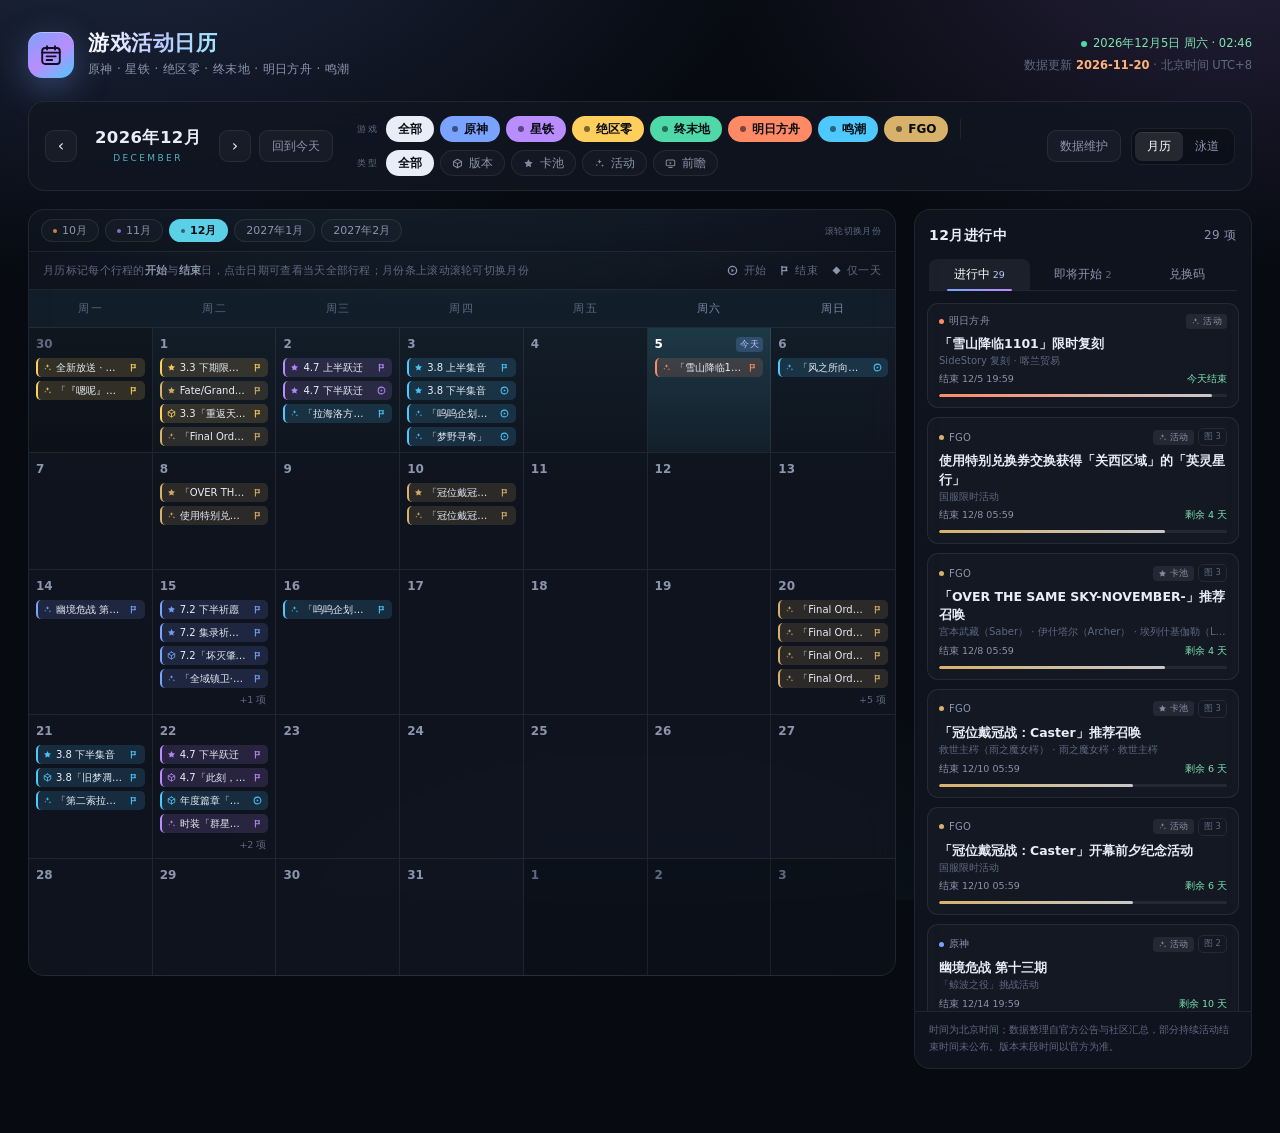
<file: index.html>
<!DOCTYPE html>
<html lang="zh-CN">
<head>
<meta charset="UTF-8">
<meta name="viewport" content="width=device-width, initial-scale=1.0">
<title>游戏活动日历 · 原神 / 星铁 / 绝区零 / 终末地 / 明日方舟 / 鸣潮</title>
<style>
  :root{
    --bg:#070a11;
    --panel:rgba(17,22,34,.78);
    --panel-solid:#0f1420;
    --line:rgba(255,255,255,.075);
    --line-strong:rgba(255,255,255,.14);
    --text:#e9edf7;
    --muted:#8b95ad;
    --dim:#5f6980;
    --accent:#8aa7ff;
    --mt:#8aa7ff;
    --mt-soft:rgba(138,167,255,.16);
    --mt-faint:rgba(138,167,255,.05);
    --radius:16px;
    --font:"Inter","PingFang SC","Microsoft YaHei","Noto Sans SC",system-ui,-apple-system,sans-serif;
    --mono:ui-monospace,SFMono-Regular,Consolas,"Liberation Mono",monospace;
    color-scheme:dark;
  }
  *{box-sizing:border-box}
  html{-webkit-text-size-adjust:100%}
  body{
    margin:0;
    min-height:100vh;
    color:var(--text);
    font-family:var(--font);
    font-size:14px;
    line-height:1.6;
    background:
      radial-gradient(1100px 620px at 8% -12%, rgba(122,162,255,.20), transparent 62%),
      radial-gradient(900px 560px at 96% -6%, rgba(185,140,255,.16), transparent 58%),
      radial-gradient(800px 520px at 50% 108%, rgba(78,201,255,.08), transparent 60%),
      var(--bg);
    background-attachment:fixed;
  }
  button{font-family:inherit}
  ::selection{background:rgba(122,162,255,.35)}
  ::-webkit-scrollbar{width:8px;height:8px}
  ::-webkit-scrollbar-thumb{background:rgba(255,255,255,.12);border-radius:8px}
  ::-webkit-scrollbar-track{background:transparent}

  .app{max-width:1560px;margin:0 auto;padding:30px 28px 64px}

  /* ---------- header ---------- */
  .top{display:flex;align-items:center;justify-content:space-between;gap:24px;margin-bottom:22px;flex-wrap:wrap}
  .brand{display:flex;align-items:center;gap:14px}
  .logo{
    width:46px;height:46px;border-radius:14px;flex:none;
    background:linear-gradient(145deg,#7aa2ff,#b98cff 52%,#4ec9ff);
    display:grid;place-items:center;
    box-shadow:0 10px 34px rgba(122,162,255,.34), inset 0 1px 0 rgba(255,255,255,.35);
  }
  .logo svg{width:24px;height:24px;display:block}
  h1{font-size:21px;margin:0;font-weight:700;letter-spacing:.6px;line-height:1.25}
  h1 span{
    background:linear-gradient(90deg,#fff,#b9c8ff 55%,#9ee6ff);
    -webkit-background-clip:text;background-clip:text;color:transparent;
  }
  .brand-sub{font-size:12px;color:var(--muted);margin-top:4px;letter-spacing:.4px}
  .top-meta{font-size:11.5px;color:var(--dim);text-align:right;line-height:1.9}
  .top-meta b{color:var(--muted);font-weight:600}
  .top-meta b.stale{color:#ffb27a}
  .top-meta .live{display:inline-flex;align-items:center;gap:6px;color:#7fe3b4}
  .pulse{width:6px;height:6px;border-radius:50%;background:#4fd9a8;box-shadow:0 0 0 0 rgba(79,217,168,.7);animation:pulse 2s infinite}
  @keyframes pulse{
    0%{box-shadow:0 0 0 0 rgba(79,217,168,.55)}
    70%{box-shadow:0 0 0 7px rgba(79,217,168,0)}
    100%{box-shadow:0 0 0 0 rgba(79,217,168,0)}
  }

  /* ---------- toolbar ---------- */
  .toolbar{
    background:var(--panel);border:1px solid var(--line);border-radius:var(--radius);
    padding:14px 16px;margin-bottom:18px;
    display:flex;align-items:center;gap:16px 22px;flex-wrap:wrap;
    backdrop-filter:blur(16px);-webkit-backdrop-filter:blur(16px);
  }
  .month-nav{display:flex;align-items:center;gap:8px}
  .nav-btn{
    width:32px;height:32px;border-radius:9px;border:1px solid var(--line);
    background:rgba(255,255,255,.03);color:var(--text);font-size:16px;line-height:1;
    cursor:pointer;display:grid;place-items:center;transition:.18s;
  }
  .nav-btn:hover{background:rgba(255,255,255,.08);border-color:var(--line-strong)}
  .month-label{min-width:126px;text-align:center;line-height:1.2}
  .month-label strong{display:block;font-size:16.5px;letter-spacing:.4px}
  .month-label span{font-size:9px;letter-spacing:2.4px;color:var(--mt);opacity:.85}
  .btn-ghost{
    height:32px;padding:0 12px;border-radius:9px;border:1px solid var(--line);
    background:rgba(255,255,255,.03);color:var(--muted);font-size:12px;cursor:pointer;transition:.18s;
  }
  .btn-ghost:hover{color:var(--text);border-color:var(--line-strong)}

  .filters{display:flex;align-items:center;gap:8px;flex-wrap:wrap;flex:1;min-width:300px}
  .filter-group{display:flex;align-items:center;gap:6px;flex-wrap:wrap}
  .filter-sep{width:1px;height:20px;background:var(--line);margin:0 4px}
  .group-label{font-size:9px;letter-spacing:1.6px;color:var(--dim);padding:0 2px}
  .chip-btn{
    display:inline-flex;align-items:center;gap:6px;
    padding:6px 11px;border-radius:999px;border:1px solid var(--line);
    background:rgba(255,255,255,.025);color:var(--muted);
    font-size:12px;line-height:1;cursor:pointer;transition:.18s;white-space:nowrap;
  }
  .chip-btn:hover{color:var(--text);border-color:var(--line-strong);background:rgba(255,255,255,.05)}
  .chip-btn.on{color:#0a0d14;background:var(--c,#dfe6ff);border-color:transparent;font-weight:600}
  .chip-btn.on .gdot{background:#0a0d14;opacity:.55}
  .gdot{width:6px;height:6px;border-radius:50%;background:var(--c,#8aa7ff);flex:none}
  .chip-btn.plain.on{background:#e9edf7;color:#0a0d14}
  .chip-btn .ticon{font-size:11px;opacity:.9}

  .seg{display:flex;padding:3px;border-radius:10px;border:1px solid var(--line);background:rgba(0,0,0,.22)}
  .seg button{
    border:0;background:transparent;color:var(--muted);font-size:12px;
    padding:6px 12px;border-radius:7px;cursor:pointer;transition:.18s;white-space:nowrap;
  }
  .seg button:hover{color:var(--text)}
  .seg button.on{background:rgba(255,255,255,.1);color:#fff;box-shadow:inset 0 1px 0 rgba(255,255,255,.08)}
  .toolbar-right{display:flex;align-items:center;gap:10px;margin-left:auto}
  .local-dot{width:6px;height:6px;border-radius:50%;background:#ffb27a;margin-left:6px;display:inline-block;box-shadow:0 0 0 2px rgba(255,178,122,.16)}

  /* ---------- layout ---------- */
  main{display:grid;grid-template-columns:minmax(0,1fr) 338px;gap:18px;align-items:start}
  .board{
    background:
      radial-gradient(900px 340px at 50% -18%, var(--mt-soft), transparent 72%),
      var(--panel);
    border:1px solid var(--line);border-radius:var(--radius);
    overflow:hidden;backdrop-filter:blur(16px);-webkit-backdrop-filter:blur(16px);
  }
  .month-strip{
    display:flex;align-items:center;gap:6px;padding:9px 12px;
    border-bottom:1px solid var(--line);background:rgba(0,0,0,.12);
    overflow-x:auto;
  }
  .mstrip-btn{
    display:inline-flex;align-items:center;gap:5px;flex:none;
    padding:5px 11px;border-radius:999px;border:1px solid var(--line);
    background:rgba(255,255,255,.025);color:var(--muted);
    font-size:11px;line-height:1;cursor:pointer;transition:.18s;white-space:nowrap;
  }
  .mstrip-btn:hover{color:var(--text);border-color:var(--line-strong);background:rgba(255,255,255,.06)}
  .mstrip-btn.on{background:var(--mc);border-color:transparent;color:#0a0d14;font-weight:600}
  .mstrip-dot{width:4px;height:4px;border-radius:50%;background:var(--mc);flex:none;opacity:.75}
  .mstrip-btn.on .mstrip-dot{background:#0a0d14;opacity:.55}
  .mstrip-hint{margin-left:auto;padding:0 2px;font-size:9px;color:var(--dim);white-space:nowrap;flex:none;letter-spacing:.3px}
  @keyframes calInRight{from{opacity:.55;transform:translateX(100%)}to{opacity:1;transform:translateX(0)}}
  @keyframes calInLeft{from{opacity:.55;transform:translateX(-100%)}to{opacity:1;transform:translateX(0)}}
  .anim-right{animation:calInRight .32s cubic-bezier(.2,.8,.3,1)}
  .anim-left{animation:calInLeft .32s cubic-bezier(.2,.8,.3,1)}
  .view-stage{position:relative;overflow:hidden}
  .view-ghost{
    position:absolute;top:0;left:0;width:100%;pointer-events:none;z-index:3;
    background:#0f1420;will-change:transform,opacity;
    transition:transform .32s cubic-bezier(.2,.8,.3,1),opacity .32s ease;
  }
  @media (prefers-reduced-motion: reduce){.anim-right,.anim-left{animation:none}.view-ghost{display:none}}
  .board-hint{
    display:flex;align-items:center;justify-content:space-between;gap:12px;
    padding:10px 14px;border-bottom:1px solid var(--line);
    font-size:10.5px;color:var(--dim);letter-spacing:.3px;flex-wrap:wrap;
  }
  .board-hint b{color:var(--muted);font-weight:600}
  .board-hint .keys{display:flex;gap:12px;flex-wrap:wrap}
  .hint-key{display:inline-flex;align-items:center;gap:5px}
  .legend-ico{display:inline-flex;align-items:center;justify-content:center;width:12px;height:12px;color:var(--muted)}
  .legend-ico svg{width:11px;height:11px;display:block;fill:none;stroke:currentColor;stroke-width:1.4;stroke-linecap:round;stroke-linejoin:round}
  .ticon{display:inline-flex;align-items:center;justify-content:center;flex:none;font-style:normal}
  .ticon svg{width:1em;height:1em;display:block;fill:none;stroke:currentColor;stroke-width:1.5;stroke-linecap:round;stroke-linejoin:round}

  /* ---------- month view ---------- */
  .weekdays{display:grid;grid-template-columns:repeat(7,1fr);border-bottom:1px solid var(--line);background:var(--mt-faint)}
  .weekdays div{padding:10px 0;text-align:center;font-size:10.5px;letter-spacing:1.6px;color:var(--dim)}
  .weekdays div.we{color:#7c8aa8}
  .weeks{display:flex;flex-direction:column;background:linear-gradient(180deg,var(--mt-faint),transparent 160px)}
  .week{display:grid;grid-template-columns:repeat(7,1fr);border-bottom:1px solid var(--line)}
  .week:last-child{border-bottom:0}
  .day{
    min-height:116px;padding:7px 7px 6px;border-right:1px solid var(--line);
    display:flex;flex-direction:column;gap:4px;cursor:pointer;transition:background .16s;
    position:relative;min-width:0;
  }
  .day:nth-child(7n){border-right:0}
  .day:hover{background:rgba(255,255,255,.028)}
  .day.out{background:rgba(0,0,0,.2)}
  .day.out .daynum b{color:var(--dim)}
  .day.today{background:linear-gradient(180deg,var(--mt-soft),var(--mt-faint))}
  .daynum{display:flex;align-items:center;justify-content:space-between;gap:4px;min-height:16px}
  .daynum b{font-size:12px;font-weight:600;color:var(--muted);font-variant-numeric:tabular-nums}
  .day.today .daynum b{color:#fff}
  .today-tag{
    font-size:8.5px;font-style:normal;padding:1px 4px;border-radius:4px;
    background:rgba(122,162,255,.22);color:#b9c8ff;letter-spacing:.5px;
  }
  .day.out .today-tag{display:none}
  .mchip{
    display:flex;align-items:center;gap:4px;width:100%;min-width:0;
    padding:2px 5px;border-radius:5px;border:0;border-left:2px solid var(--c);
    background:var(--cbg);color:var(--text);
    font-size:10px;line-height:1.5;text-align:left;cursor:pointer;
    transition:filter .15s, transform .15s;
  }
  .mchip:hover{filter:brightness(1.3)}
  .mchip .ticon{font-size:9px;color:var(--c);opacity:.95}
  .mchip .txt{overflow:hidden;text-overflow:ellipsis;white-space:nowrap;flex:1;min-width:0}
  .mchip .edge{
    display:inline-flex;align-items:center;justify-content:center;flex:none;
    width:12px;height:12px;color:var(--c);opacity:.95;
  }
  .mchip .edge svg{width:9px;height:9px;display:block;fill:none;stroke:currentColor;stroke-width:1.4;stroke-linecap:round;stroke-linejoin:round}
  .more{font-size:9.5px;color:var(--dim);text-align:right;margin-top:auto;padding-right:2px}

  /* ---------- lane view（跨月连续时间轴） ---------- */
  .lane-topbar{display:flex;align-items:center;gap:10px;padding:9px 12px 9px 130px;border-bottom:1px solid var(--line);background:rgba(0,0,0,.14)}
  .lane-topbar-label{font-size:9px;color:var(--dim);letter-spacing:.5px;white-space:nowrap}
  .lane-scrollbar{position:relative;flex:1;height:8px;border-radius:4px;background:rgba(255,255,255,.07);cursor:pointer;min-width:60px}
  .lane-scrollbar-thumb{position:absolute;top:0;height:8px;border-radius:4px;background:var(--mt);opacity:.7;cursor:grab;touch-action:none}
  .lane-scrollbar-thumb:hover{opacity:1}
  .lane-scrollbar-thumb.dragging{cursor:grabbing;opacity:1}
  .lane-scroll{overflow-x:auto;overflow-y:hidden;overscroll-behavior-x:contain;scrollbar-width:none;-ms-overflow-style:none}
  .lane-scroll::-webkit-scrollbar{height:0;display:none}
  .lane-canvas{--label-w:118px;min-width:calc(var(--label-w) + var(--days) * 13px)}
  .lane-head,.lane-row{display:grid;grid-template-columns:var(--label-w) 1fr}
  .lane-head{border-bottom:1px solid var(--line);border-top:2px solid var(--mt);background:linear-gradient(180deg,var(--mt-soft),rgba(10,14,22,.55) 78%)}
  .lane-head-label{
    position:sticky;left:0;z-index:6;display:flex;flex-direction:column;justify-content:center;gap:1px;
    padding:0 12px;font-size:10px;letter-spacing:1.2px;color:var(--dim);
    border-right:1px solid var(--line);
    background:linear-gradient(90deg,var(--mt-soft),rgba(15,20,32,0) 80%),#0f1420;
  }
  .lane-head-label span{font-size:11px;color:var(--mt);font-weight:600;letter-spacing:.4px}
  .lane-head-label small{font-size:8.5px;color:var(--dim);letter-spacing:1.2px}
  .lane-head-main{min-width:0}
  .lane-months{display:grid;height:23px;border-bottom:1px solid var(--line)}
  .lane-month-seg{
    display:flex;align-items:center;padding:0 5px;overflow:hidden;white-space:nowrap;
    font-size:9px;color:var(--mc);border-left:2px solid var(--mc);letter-spacing:.4px;
  }
  .lane-month-seg:first-child{border-left:0}
  .lane-days{display:grid;height:23px}
  .lane-days div{
    display:flex;align-items:center;justify-content:center;
    border-left:1px solid rgba(255,255,255,.03);font-variant-numeric:tabular-nums;
    font-size:8px;color:var(--muted);
  }
  .lane-days div.we{background:rgba(255,255,255,.025)}
  .lane-days div.today{background:var(--mt-soft);color:#fff;font-weight:600}
  .lane-days div.month-first{border-left:1px solid rgba(255,255,255,.16)}
  .lane-row{border-bottom:1px solid var(--line)}
  .lane-row:last-child{border-bottom:0}
  .lane-label{
    position:sticky;left:0;z-index:5;display:flex;align-items:center;gap:7px;padding:0 12px;
    border-right:1px solid var(--line);min-height:44px;
    background:linear-gradient(90deg,var(--mt-soft),rgba(15,20,32,0) 80%),#0f1420;
  }
  .lane-label i{width:3px;height:18px;border-radius:3px;background:var(--c);flex:none}
  .lane-label span{font-size:11.5px;font-weight:600;color:var(--text);line-height:1.3}
  .lane-label small{display:block;font-size:9px;color:var(--dim);font-weight:400}
  .lane-track{
    position:relative;
    background-color:var(--mt-faint);
    background-image:var(--band),linear-gradient(to right,rgba(255,255,255,.04) 1px,transparent 1px);
    background-size:100% 100%,calc(100% / var(--n)) 100%;
    background-repeat:no-repeat,repeat;
    min-height:44px;
  }
  .lane-bar{
    position:absolute;height:21px;border-radius:5px;
    display:flex;align-items:center;gap:5px;padding:0 7px;overflow:hidden;
    font-size:10px;line-height:1;white-space:nowrap;cursor:pointer;
    border:1px solid var(--c);background:var(--cbg);color:var(--text);
    transition:filter .15s,box-shadow .15s;
  }
  .lane-bar:hover{filter:brightness(1.25);box-shadow:0 0 0 1px var(--c)}
  .lane-bar .txt{overflow:hidden;text-overflow:ellipsis}
  .lane-bar .ticon{font-size:10px;color:var(--c);opacity:.95}
  .lane-bar .arr{font-size:9px;color:var(--c);flex:none}
  .lane-bar.clip-l{border-top-left-radius:0;border-bottom-left-radius:0;border-left-style:dashed}
  .lane-bar.clip-r{border-top-right-radius:0;border-bottom-right-radius:0;border-right-style:dashed}
  .lane-today{position:absolute;top:0;bottom:0;width:1px;background:rgba(255,140,140,.55);pointer-events:none;z-index:1}
  .lane-empty{padding:46px 20px;text-align:center;color:var(--dim);font-size:12px}
  .lane-empty-sm{position:absolute;inset:0;display:flex;align-items:center;justify-content:center;font-size:10px;color:var(--dim);pointer-events:none}

  /* ---------- sidebar ---------- */
  .side{
    background:var(--panel);border:1px solid var(--line);border-radius:var(--radius);
    display:flex;flex-direction:column;position:sticky;top:18px;
    max-height:calc(100vh - 40px);overflow:hidden;
    backdrop-filter:blur(16px);-webkit-backdrop-filter:blur(16px);
  }
  .side-head{padding:14px 14px 0}
  .side-title{display:flex;align-items:center;justify-content:space-between;font-size:12px;color:var(--muted);letter-spacing:.5px}
  .side-title b{color:var(--text);font-size:14px}
  .side-tabs{display:flex;gap:3px;margin-top:12px;border-bottom:1px solid var(--line)}
  .side-tab{
    flex:1;padding:8px 4px;border:0;background:none;color:var(--muted);font-size:11.5px;
    cursor:pointer;position:relative;border-radius:8px 8px 0 0;transition:.16s;white-space:nowrap;
  }
  .side-tab:hover{color:var(--text)}
  .side-tab.on{color:#fff;background:rgba(255,255,255,.055)}
  .side-tab.on::after{
    content:"";position:absolute;left:18%;right:18%;bottom:-1px;height:2px;
    background:linear-gradient(90deg,#7aa2ff,#b98cff);border-radius:2px;
  }
  .side-tab em{font-style:normal;font-size:9.5px;color:var(--dim);margin-left:3px}
  .side-tab.on em{color:#b9c8ff}
  .side-body{padding:12px;overflow-y:auto;flex:1;display:flex;flex-direction:column;gap:9px;min-height:120px}
  .side-empty{padding:34px 10px;text-align:center;color:var(--dim);font-size:11.5px;line-height:1.9}

  .ev-card{
    display:block;width:100%;text-align:left;cursor:pointer;
    padding:10px 11px;border-radius:11px;border:1px solid var(--line);
    background:rgba(255,255,255,.022);transition:.16s;color:var(--text);
  }
  .ev-card:hover{background:rgba(255,255,255,.055);border-color:var(--line-strong);transform:translateY(-1px)}
  .ev-top{display:flex;align-items:center;justify-content:space-between;gap:8px}
  .ev-tags{display:flex;align-items:center;gap:4px}
  .img-chip{font-size:8.5px;color:var(--dim);border:1px solid var(--line);padding:2px 5px;border-radius:5px;white-space:nowrap}
  .gtag{display:inline-flex;align-items:center;gap:5px;font-size:10px;color:var(--muted);letter-spacing:.2px}
  .gtag i{width:5px;height:5px;border-radius:50%;background:var(--c);flex:none}
  .tbadge{
    display:inline-flex;align-items:center;gap:3px;
    font-size:9px;padding:1px 5px;border-radius:4px;
    background:rgba(255,255,255,.07);color:var(--muted);flex:none;letter-spacing:.5px;
  }
  .tbadge .ticon{font-size:9px;opacity:.9}
  .ev-card h4{margin:6px 0 5px;font-size:12.5px;font-weight:600;line-height:1.45}
  .ev-card h4 small{display:block;font-size:10px;color:var(--dim);font-weight:400;margin-top:1px;white-space:nowrap;overflow:hidden;text-overflow:ellipsis}
  .ev-meta{display:flex;align-items:center;justify-content:space-between;gap:8px;font-size:9.5px;color:var(--dim);font-variant-numeric:tabular-nums}
  .ev-meta .left{color:var(--muted)}
  .ev-meta .rest{color:#ffb27a}
  .ev-meta .rest.live{color:#7fe3b4}
  .progress{height:3px;border-radius:3px;background:rgba(255,255,255,.07);margin-top:8px;overflow:hidden}
  .progress i{display:block;height:100%;border-radius:3px;background:linear-gradient(90deg,var(--c),rgba(255,255,255,.75))}
  .progress.open i{width:100%;background:repeating-linear-gradient(90deg,var(--c) 0 6px,transparent 6px 11px);opacity:.75}
  .up-next{font-size:9.5px;color:#9fd8ff;margin-top:7px;display:flex;align-items:center;gap:4px}

  .code-card{border:1px solid var(--line);border-radius:11px;padding:10px 11px;background:rgba(255,255,255,.022)}
  .code-top{display:flex;align-items:center;justify-content:space-between;gap:8px;font-size:9.5px;color:var(--dim)}
  .status{font-size:9px;padding:1px 5px;border-radius:4px;letter-spacing:.3px}
  .status.ok{background:rgba(79,217,168,.14);color:#7fe3b4}
  .status.off{background:rgba(255,255,255,.055);color:var(--dim)}
  .status.warn{background:rgba(255,178,122,.14);color:#ffb27a}
  .code-val{
    display:flex;align-items:center;justify-content:space-between;gap:8px;margin:7px 0 4px;
    font-family:var(--mono);font-size:13px;color:#fff;letter-spacing:.4px;word-break:break-all;
  }
  .copy{
    flex:none;border:1px solid var(--line);background:rgba(255,255,255,.04);color:var(--muted);
    font-size:9.5px;padding:2px 7px;border-radius:5px;cursor:pointer;font-family:var(--font);
    transition:.16s;letter-spacing:.4px;
  }
  .copy:hover{color:#fff;border-color:var(--line-strong);background:rgba(255,255,255,.09)}
  .copy.done{color:#7fe3b4;border-color:rgba(79,217,168,.4)}
  .code-reward{font-size:9.5px;color:var(--dim);line-height:1.6}
  .code-from{display:block;margin-top:2px;opacity:.7}
  .code-group-title,.archive-title{
    display:flex;align-items:center;gap:6px;margin:1px 2px;
    font-size:9.5px;letter-spacing:1.2px;color:var(--dim);
  }
  .code-group-title span,.archive-title span{color:var(--muted);font-size:9px}
  .code-group-title::after,.archive-title::after{content:"";height:1px;flex:1;background:var(--line)}
  .archive-title{margin-top:12px;color:#a08a74}
  .code-hint{font-size:9px;color:var(--dim);line-height:1.7;padding:8px 2px 0;margin-top:2px;border-top:1px dashed rgba(255,255,255,.06)}
  .side-foot{padding:10px 14px 13px;border-top:1px solid var(--line);font-size:9.5px;color:var(--dim);line-height:1.75}

  /* ---------- modal ---------- */
  .modal{
    position:fixed;inset:0;z-index:80;display:none;place-items:center;padding:24px;
    background:rgba(3,6,12,.68);backdrop-filter:blur(7px);-webkit-backdrop-filter:blur(7px);
  }
  .modal.open{display:grid;animation:fade .18s ease}
  @keyframes fade{from{opacity:0}to{opacity:1}}
  .modal-card{
    width:min(580px,100%);max-height:84vh;overflow-y:auto;
    background:linear-gradient(180deg,#121826,#0d121c);
    border:1px solid rgba(255,255,255,.1);border-radius:18px;padding:24px;
    box-shadow:0 30px 90px rgba(0,0,0,.65);animation:pop .22s cubic-bezier(.2,.8,.3,1);
    position:relative;
  }
  @keyframes pop{from{transform:translateY(12px) scale(.985);opacity:0}to{transform:none;opacity:1}}
  .modal-card.wide{width:min(780px,100%)}
  .modal-close{
    position:absolute;top:14px;right:14px;width:30px;height:30px;border-radius:8px;
    border:1px solid var(--line);background:rgba(255,255,255,.03);color:var(--muted);
    font-size:16px;cursor:pointer;display:grid;place-items:center;line-height:1;transition:.16s;
  }
  .modal-close:hover{color:#fff;background:rgba(255,255,255,.09)}
  .d-eyebrow{display:flex;align-items:center;gap:8px;flex-wrap:wrap;margin-bottom:10px;padding-right:36px}
  .gpill{
    display:inline-flex;align-items:center;gap:5px;padding:3px 9px;border-radius:999px;
    font-size:10.5px;color:var(--c);background:var(--cbg);border:1px solid var(--c);font-weight:600;
  }
  .gpill i{width:5px;height:5px;border-radius:50%;background:var(--c)}
  .d-title{font-size:21px;font-weight:700;line-height:1.35;margin:0 0 6px;letter-spacing:.3px}
  .d-sub{font-size:12.5px;color:var(--muted);line-height:1.6}
  .d-times{
    display:grid;grid-template-columns:1fr 1fr;gap:1px;margin:18px 0 4px;
    background:var(--line);border:1px solid var(--line);border-radius:12px;overflow:hidden;
  }
  .d-time{background:rgba(255,255,255,.028);padding:11px 13px}
  .d-time label{display:block;font-size:9px;letter-spacing:1.6px;color:var(--dim);margin-bottom:4px}
  .d-time div{font-size:12.5px;color:var(--text);font-variant-numeric:tabular-nums}
  .d-time div small{color:var(--muted);font-size:10px;margin-left:4px}
  .d-count{font-size:10px;color:var(--dim);margin-top:8px}
  .section-title{font-size:9.5px;letter-spacing:1.8px;color:var(--dim);margin:20px 0 9px;display:flex;align-items:center;gap:8px}
  .section-title::after{content:"";height:1px;flex:1;background:var(--line)}
  .banner-chips{display:flex;flex-wrap:wrap;gap:6px}
  .bchip{
    padding:5px 9px;border-radius:8px;background:rgba(255,255,255,.045);
    border:1px solid var(--line);font-size:11.5px;line-height:1.4;
  }
  .bchip small{color:var(--dim);margin-left:5px;font-size:9.5px}
  .d-note{font-size:12px;color:var(--muted);line-height:1.85;background:rgba(255,255,255,.022);border-left:2px solid rgba(255,255,255,.12);padding:9px 12px;border-radius:0 8px 8px 0}
  .d-bullets{margin:0;padding-left:16px;font-size:12px;color:var(--muted);line-height:1.9}
  .d-bullets li::marker{color:var(--dim)}
  .d-image{display:block;border-radius:10px;overflow:hidden;border:1px solid var(--line);background:#0a0e17;cursor:zoom-in}
  .d-image img{display:block;width:100%;height:auto;max-height:470px;object-fit:contain;background:#0a0e17}
  .d-image-cap{font-size:9.5px;color:var(--dim);margin-top:5px}
  .d-gallery{display:flex;gap:6px;margin-top:7px;overflow-x:auto;padding-bottom:2px}
  .d-gallery a{flex:none;width:76px;height:76px;border-radius:7px;overflow:hidden;border:1px solid var(--line);background:#0a0e17}
  .d-gallery img{width:100%;height:100%;object-fit:cover;display:block}
  .lightbox{position:fixed;inset:0;z-index:300;display:none;align-items:center;justify-content:center;flex-direction:column;gap:12px;padding:24px;background:rgba(3,6,12,.94);backdrop-filter:blur(6px)}
  .lightbox.open{display:flex}
  .lightbox img{max-width:94vw;max-height:82vh;border-radius:10px;box-shadow:0 20px 80px rgba(0,0,0,.6);background:#0a0e17}
  .lb-close{position:fixed;top:16px;right:18px;width:34px;height:34px;border-radius:8px;border:1px solid var(--line);background:rgba(255,255,255,.06);color:#fff;font-size:20px;line-height:1;cursor:pointer}
  .lb-open{font-size:11px;color:#9fb4e8;text-decoration:none;border-bottom:1px dashed rgba(159,180,232,.4)}
  body.lb-lock{overflow:hidden}
  .d-code-list{display:flex;flex-direction:column;gap:7px}
  .d-source{display:inline-flex;align-items:center;gap:5px;margin-top:18px;font-size:10.5px;color:#9fb4e8;text-decoration:none;border-bottom:1px dashed rgba(159,180,232,.4);padding-bottom:1px}
  .d-source:hover{color:#cfd9ff}

  .day-list{display:flex;flex-direction:column;gap:7px}
  .day-item{
    display:flex;align-items:center;gap:10px;padding:9px 11px;border-radius:9px;
    border:1px solid var(--line);background:rgba(255,255,255,.022);cursor:pointer;transition:.15s;
  }
  .day-item:hover{background:rgba(255,255,255,.06);border-color:var(--line-strong)}
  .day-item i{width:3px;align-self:stretch;border-radius:3px;background:var(--c);flex:none}
  .day-item .di-main{flex:1;min-width:0}
  .day-item .di-main b{display:block;font-size:12px;font-weight:600;white-space:nowrap;overflow:hidden;text-overflow:ellipsis}
  .day-item .di-main span{font-size:9.5px;color:var(--dim)}
  .day-item .di-type{display:inline-flex;align-items:center;gap:3px;font-size:9px;color:var(--muted);background:rgba(255,255,255,.06);padding:1px 5px;border-radius:4px;flex:none}
  .day-item .di-type .ticon{font-size:8px;opacity:.9}

  /* ---------- admin ---------- */
  .admin-stats{display:flex;flex-wrap:wrap;gap:5px 14px;margin-top:13px;font-size:10.5px;color:var(--dim)}
  .admin-stats span{position:relative;padding-left:9px}
  .admin-stats span::before{content:"";position:absolute;left:0;top:50%;width:3px;height:3px;border-radius:50%;background:rgba(255,255,255,.22);transform:translateY(-50%)}
  .admin-actions{display:flex;gap:7px;flex-wrap:wrap;margin-top:14px}
  .btn{
    height:30px;padding:0 12px;border-radius:8px;border:1px solid var(--line);
    background:rgba(255,255,255,.04);color:var(--muted);font-size:11.5px;cursor:pointer;
    display:inline-flex;align-items:center;gap:5px;transition:.16s;white-space:nowrap;
  }
  .btn:hover{color:#fff;border-color:var(--line-strong);background:rgba(255,255,255,.08)}
  .btn.primary{background:linear-gradient(135deg,#8aa7ff,#b98cff);border-color:transparent;color:#0a0d14;font-weight:600}
  .btn.primary:hover{filter:brightness(1.08);color:#0a0d14}
  .btn.danger{color:#ff9c9c}
  .btn.danger:hover{border-color:rgba(255,120,120,.35);background:rgba(255,90,90,.08)}
  .iconbtn{
    flex:none;height:24px;padding:0 8px;border-radius:6px;border:1px solid var(--line);
    background:rgba(255,255,255,.03);color:var(--muted);font-size:9.5px;cursor:pointer;transition:.15s;
  }
  .iconbtn:hover{color:#fff;background:rgba(255,255,255,.09);border-color:var(--line-strong)}
  .iconbtn.danger:hover{color:#ffb0b0;border-color:rgba(255,120,120,.3)}
  .adot{width:3px;align-self:stretch;min-height:28px;border-radius:3px;background:var(--c);flex:none}
  .admin-list{
    display:flex;flex-direction:column;gap:4px;max-height:40vh;overflow-y:auto;margin-top:8px;
    padding:6px;border:1px solid var(--line);border-radius:10px;background:rgba(0,0,0,.18);
  }
  .admin-item{display:flex;align-items:center;gap:9px;padding:7px 8px;border-radius:7px;transition:.14s}
  .admin-item:hover{background:rgba(255,255,255,.04)}
  .ai-main{flex:1;min-width:0}
  .ai-main b{display:block;font-size:11.5px;font-weight:600;white-space:nowrap;overflow:hidden;text-overflow:ellipsis}
  .ai-main span{display:block;font-size:9.5px;color:var(--dim);margin-top:1px;white-space:nowrap;overflow:hidden;text-overflow:ellipsis}
  .form-grid{display:grid;grid-template-columns:1fr 1fr;gap:11px 12px}
  .field{display:flex;flex-direction:column;gap:5px;min-width:0}
  .field.full{grid-column:1/-1}
  .field label{font-size:9px;letter-spacing:1.2px;color:var(--dim)}
  .field input,.field select,.field textarea{
    width:100%;background:rgba(0,0,0,.28);border:1px solid var(--line);border-radius:8px;
    color:var(--text);padding:8px 10px;font-size:12px;font-family:inherit;outline:none;transition:.16s;
  }
  .field textarea{min-height:54px;resize:vertical;line-height:1.6}
  .field input:focus,.field select:focus,.field textarea:focus{border-color:rgba(122,162,255,.6);box-shadow:0 0 0 2px rgba(122,162,255,.12)}
  .field input::placeholder,.field textarea::placeholder{color:#4d566b}
  .form-actions{display:flex;justify-content:flex-end;gap:8px;margin-top:16px}

  .hidden{display:none!important}

  @media (max-width:1180px){
    main{grid-template-columns:minmax(0,1fr)}
    .side{position:static;max-height:none}
    .side-body{max-height:420px}
  }
  @media (max-width:820px){
    .app{padding:20px 14px 48px}
    h1{font-size:18px}
    .top-meta{display:none}
    .toolbar{padding:12px;gap:12px}
    .month-nav{width:100%;justify-content:space-between}
    .month-label{min-width:0}
    .filters{min-width:0;width:100%}
    .filter-sep{display:none}
    .toolbar-right{margin-left:0;width:100%;justify-content:space-between}
    .form-grid{grid-template-columns:1fr}
    .day{min-height:92px;padding:5px 4px}
    .mchip{font-size:9px;padding:2px 4px}
    .weekdays div{font-size:9.5px;letter-spacing:1px}
    .lane-canvas{--label-w:86px}
    .lane-topbar{padding-left:98px}
    .lane-topbar-label{display:none}
    .lane-label,.lane-head-label{padding:0 8px}
    .lane-label span{font-size:10px}
    .lane-label small{display:none}
    .lane-month-seg{font-size:8px}
    .lane-bar{font-size:9px;padding:0 4px}
    .d-times{grid-template-columns:1fr}
    .modal{padding:12px}
    .modal-card{padding:20px}
  }
</style>
</head>
<body>
<div class="app">

  <header class="top">
    <div class="brand">
      <div class="logo" aria-hidden="true">
        <svg viewBox="0 0 24 24" fill="none" stroke="#0b1020" stroke-width="1.9" stroke-linecap="round" stroke-linejoin="round">
          <rect x="3.2" y="5" width="17.6" height="16" rx="3"></rect>
          <path d="M3.2 9.6h17.6"></path>
          <path d="M8 3.2v3.4M16 3.2v3.4"></path>
          <path d="M7.6 13.4h2.2M11 13.4h2.2M14.4 13.4h2.2M7.6 17h2.2M11 17h2.2"></path>
        </svg>
      </div>
      <div>
        <h1><span>游戏活动日历</span></h1>
        <div class="brand-sub">原神 · 星铁 · 绝区零 · 终末地 · 明日方舟 · 鸣潮</div>
      </div>
    </div>
    <div class="top-meta">
      <div class="live"><span class="pulse"></span><span id="nowText">—</span></div>
      <div>数据更新 <b id="dataUpdated">—</b> · 北京时间 UTC+8</div>
    </div>
  </header>

  <section class="toolbar">
    <div class="month-nav">
      <button class="nav-btn" id="prevMonth" title="上个月" aria-label="上个月">‹</button>
      <div class="month-label">
        <strong id="monthTitle">2026年11月</strong>
        <span id="monthEn">NOVEMBER</span>
      </div>
      <button class="nav-btn" id="nextMonth" title="下个月" aria-label="下个月">›</button>
      <button class="btn-ghost" id="todayBtn">回到今天</button>
    </div>

    <div class="filters">
      <div class="filter-group" id="gameFilter"></div>
      <div class="filter-sep"></div>
      <div class="filter-group" id="typeFilter"></div>
    </div>

    <div class="toolbar-right">
      <button class="btn-ghost" id="adminBtn">数据维护<i class="local-dot hidden" id="localDot"></i></button>
      <div class="seg" id="viewToggle">
        <button data-view="month" class="on">月历</button>
        <button data-view="lane">泳道</button>
      </div>
    </div>
  </section>

  <main>
    <section class="board">
      <div class="month-strip" id="monthStrip"></div>
      <div class="board-hint">
        <span id="boardHint">月历标记每个行程的<b>开始</b>与<b>结束</b>日，点击日期可查看当天全部行程</span>
        <span class="keys">
          <span class="hint-key"><i class="legend-ico" data-marker="start"></i>开始</span>
          <span class="hint-key"><i class="legend-ico" data-marker="end"></i>结束</span>
          <span class="hint-key"><i class="legend-ico" data-marker="single"></i>仅一天</span>
        </span>
      </div>
      <div class="view-stage" id="viewStage">
      <div id="monthView">
        <div class="weekdays">
          <div>周一</div><div>周二</div><div>周三</div><div>周四</div><div>周五</div><div class="we">周六</div><div class="we">周日</div>
        </div>
        <div class="weeks" id="weeks"></div>
      </div>
      <div id="laneView" class="hidden"></div>
      </div>
    </section>

    <aside class="side">
      <div class="side-head">
        <div class="side-title">
          <b id="sideTitle">进行中</b>
          <span id="sideCount"></span>
        </div>
        <div class="side-tabs" id="sideTabs">
          <button class="side-tab on" data-tab="ongoing">进行中<em id="tabOngoing"></em></button>
          <button class="side-tab" data-tab="upcoming">即将开始<em id="tabUpcoming"></em></button>
          <button class="side-tab" data-tab="codes">兑换码</button>
        </div>
      </div>
      <div class="side-body" id="sideBody"></div>
      <div class="side-foot">
        时间为北京时间；数据整理自官方公告与社区汇总，部分持续活动结束时间未公布。版本末段时间以官方为准。
      </div>
    </aside>
  </main>
</div>

<div class="modal" id="modal" role="dialog" aria-modal="true">
  <div class="modal-card" id="modalCard"></div>
</div>

<div class="lightbox" id="lightbox">
  <button class="lb-close" id="lbClose" aria-label="关闭">×</button>
  <img id="lbImg" alt="官方活动图">
  <a class="lb-open" id="lbOpen" target="_blank" rel="noopener">在新标签页查看原图 ↗</a>
</div>

<script src="data.js"></script>
<script src="app.js"></script>
</body>
</html>
</file>
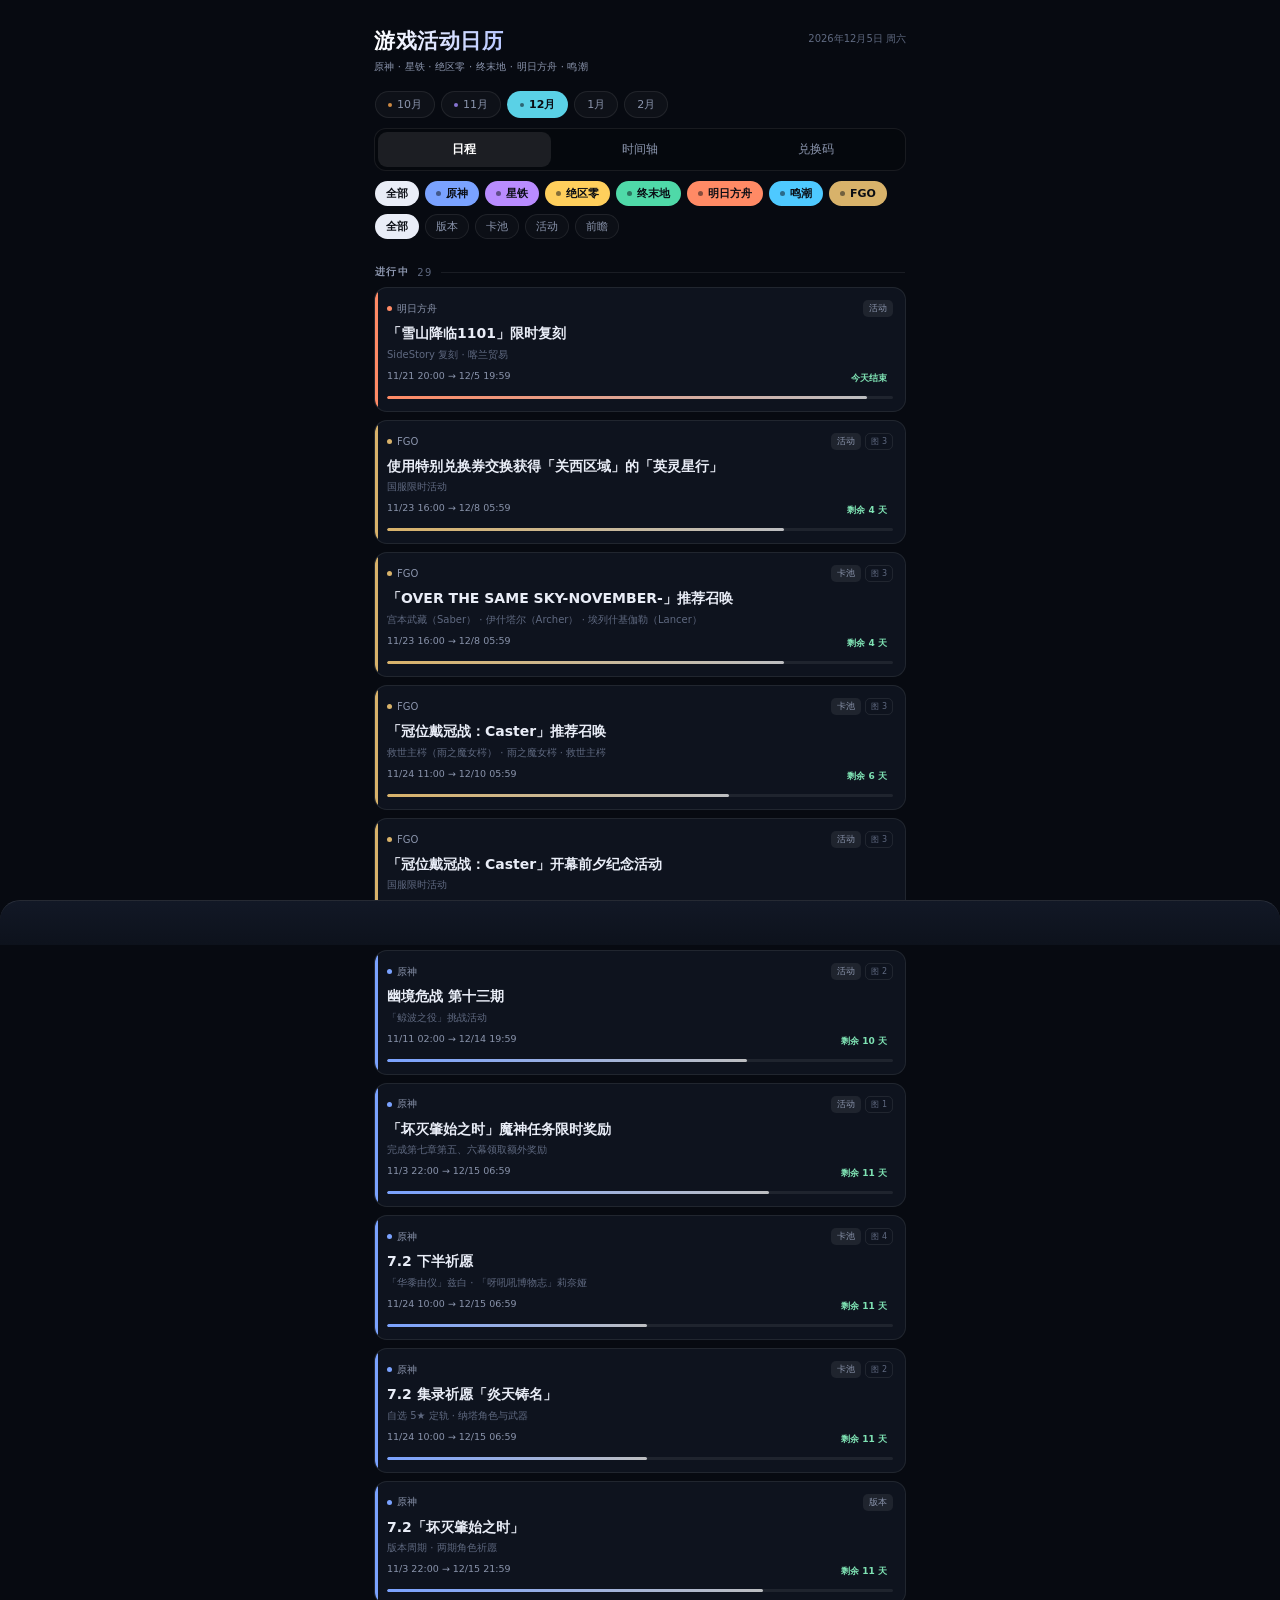
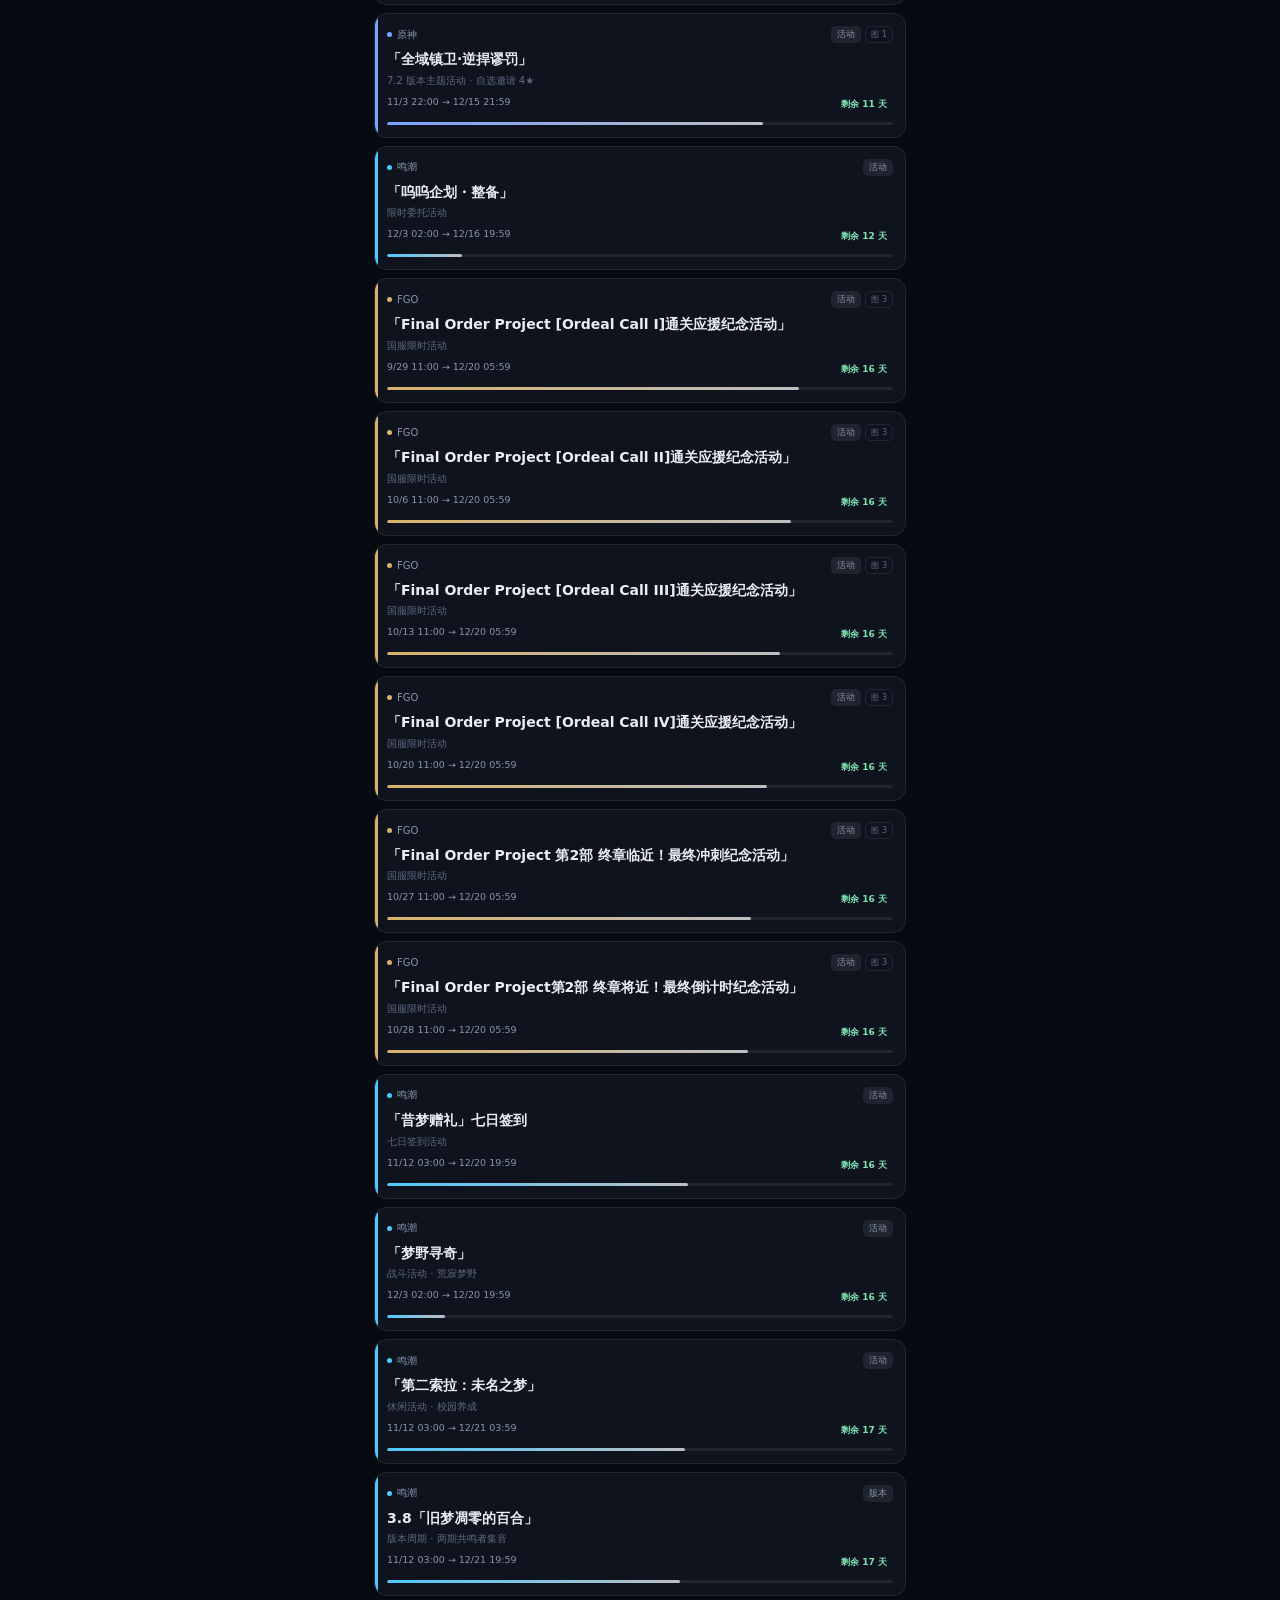
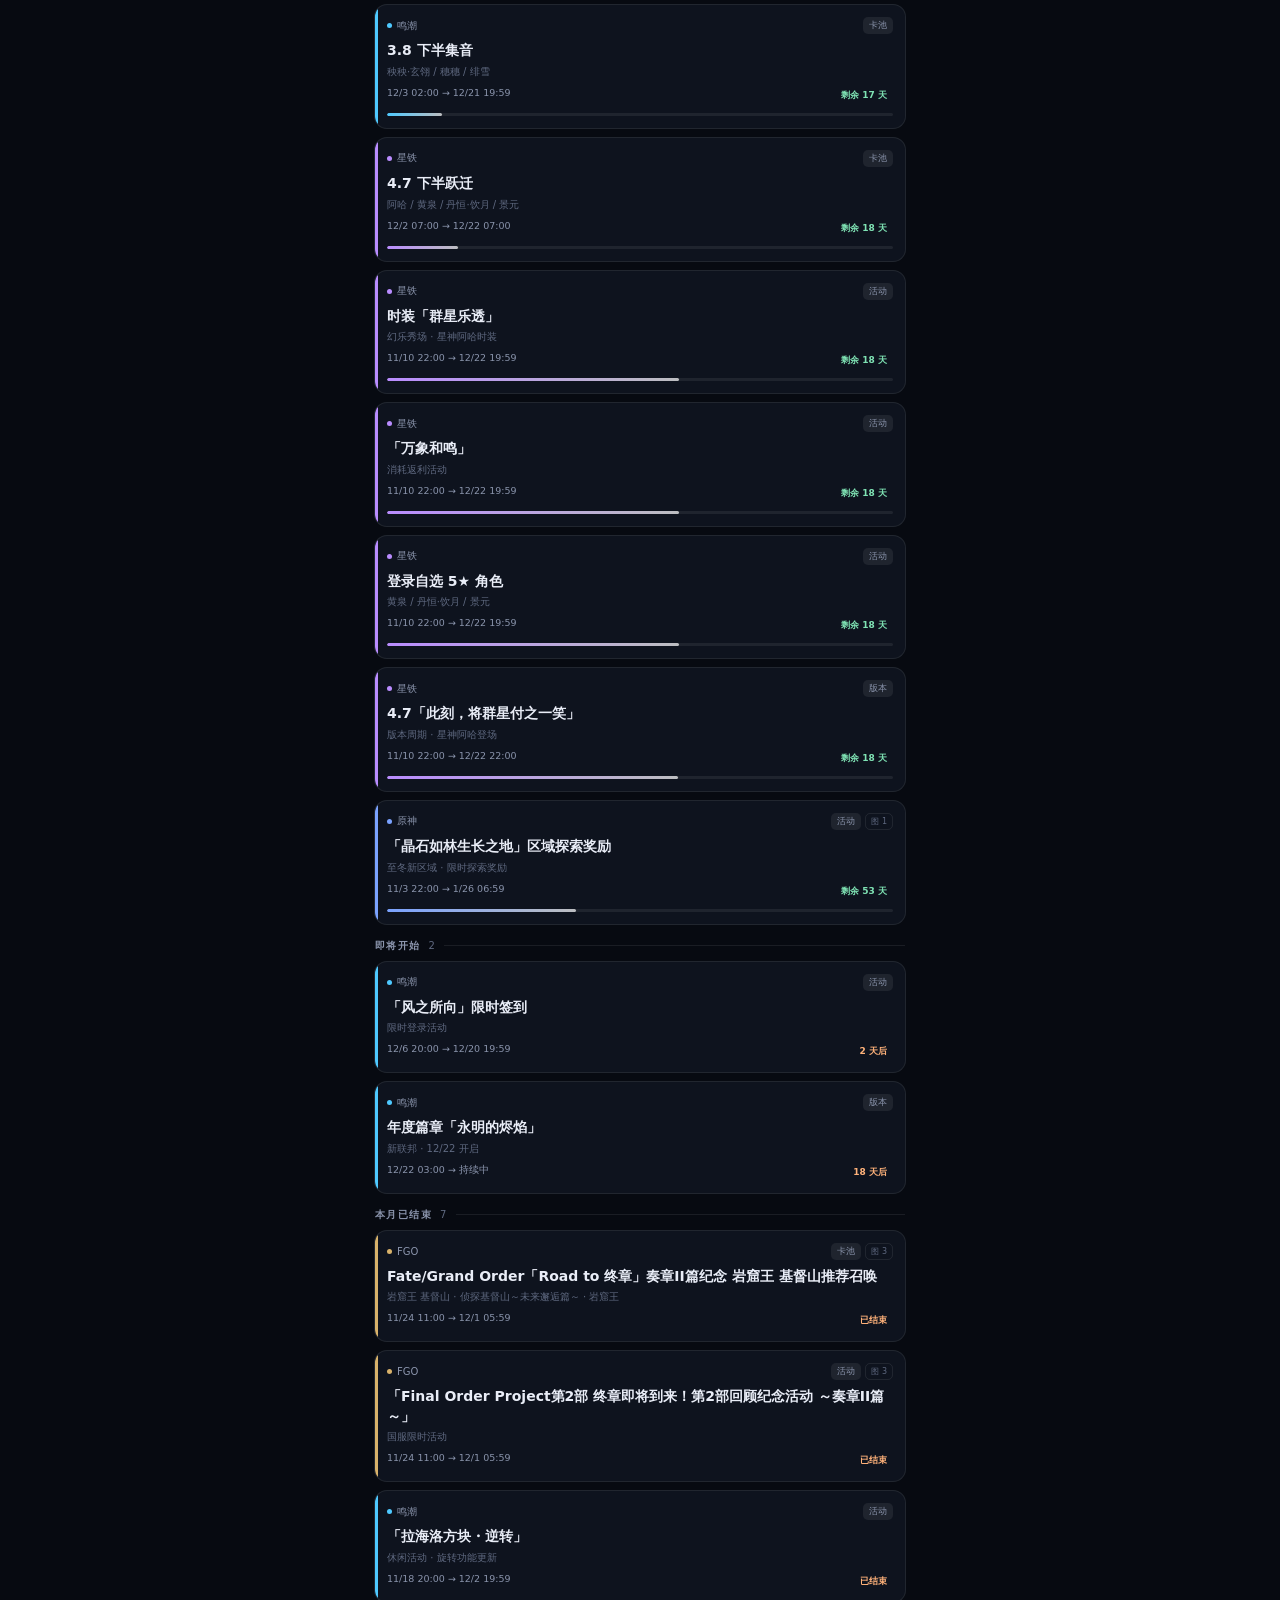
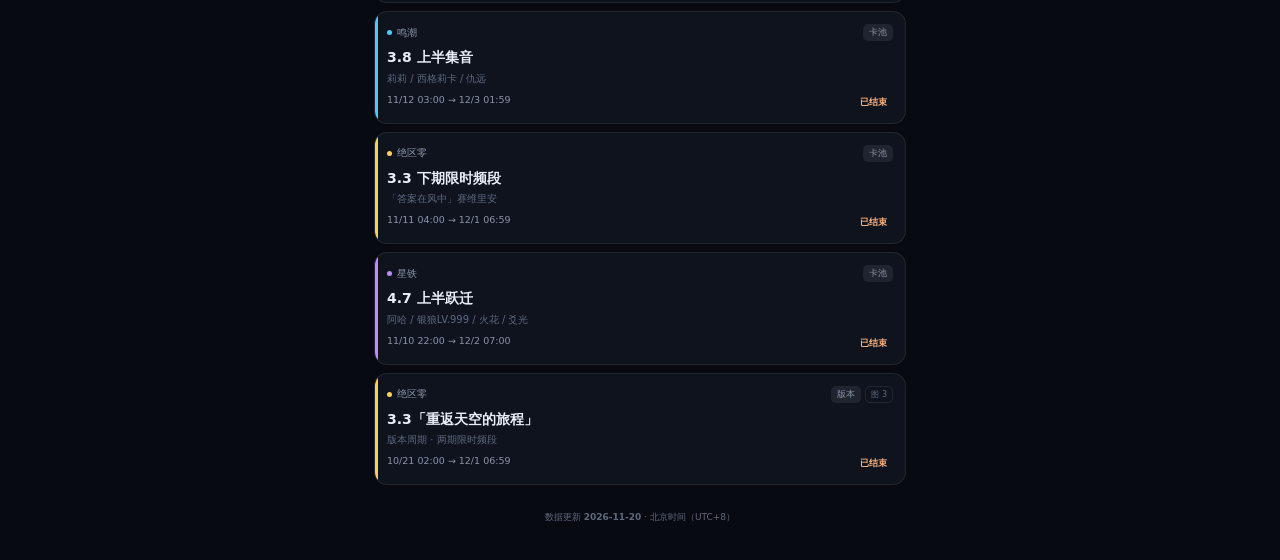
<file: h5.html>
<!DOCTYPE html>
<html lang="zh-CN">
<head>
<meta charset="UTF-8">
<meta name="viewport" content="width=device-width, initial-scale=1, viewport-fit=cover">
<meta name="theme-color" content="#070a11">
<title>游戏活动日历 · H5</title>
<link rel="stylesheet" href="h5.css">
</head>
<body>
<div class="h5">
  <header class="h5-top">
    <div>
      <h1>游戏活动日历</h1>
      <p>原神 · 星铁 · 绝区零 · 终末地 · 明日方舟 · 鸣潮</p>
    </div>
    <div class="h5-date" id="h5Date"></div>
  </header>

  <div class="month-strip" id="h5Months"></div>

  <div class="tabs" id="h5Tabs">
    <button data-tab="feed" class="on">日程</button>
    <button data-tab="lane">时间轴</button>
    <button data-tab="codes">兑换码</button>
  </div>

  <div class="filters" id="h5Games"></div>
  <div class="filters type-filters" id="h5Types"></div>

  <main id="h5Main"></main>

  <footer class="h5-foot">
    数据更新 <b id="h5Updated"></b> · 北京时间（UTC+8）
  </footer>
</div>

<div class="sheet-backdrop" id="h5Backdrop"></div>
<section class="sheet" id="h5Sheet" role="dialog" aria-modal="true"></section>

<div class="h5-lightbox" id="h5Lightbox">
  <button class="lb-close" id="h5LbClose" aria-label="关闭">×</button>
  <img id="h5LbImg" alt="活动图">
  <a class="lb-open" id="h5LbOpen" target="_blank" rel="noopener">在新标签页查看原图 ↗</a>
</div>

<script src="data.js"></script>
<script src="h5.js"></script>
</body>
</html>
</file>
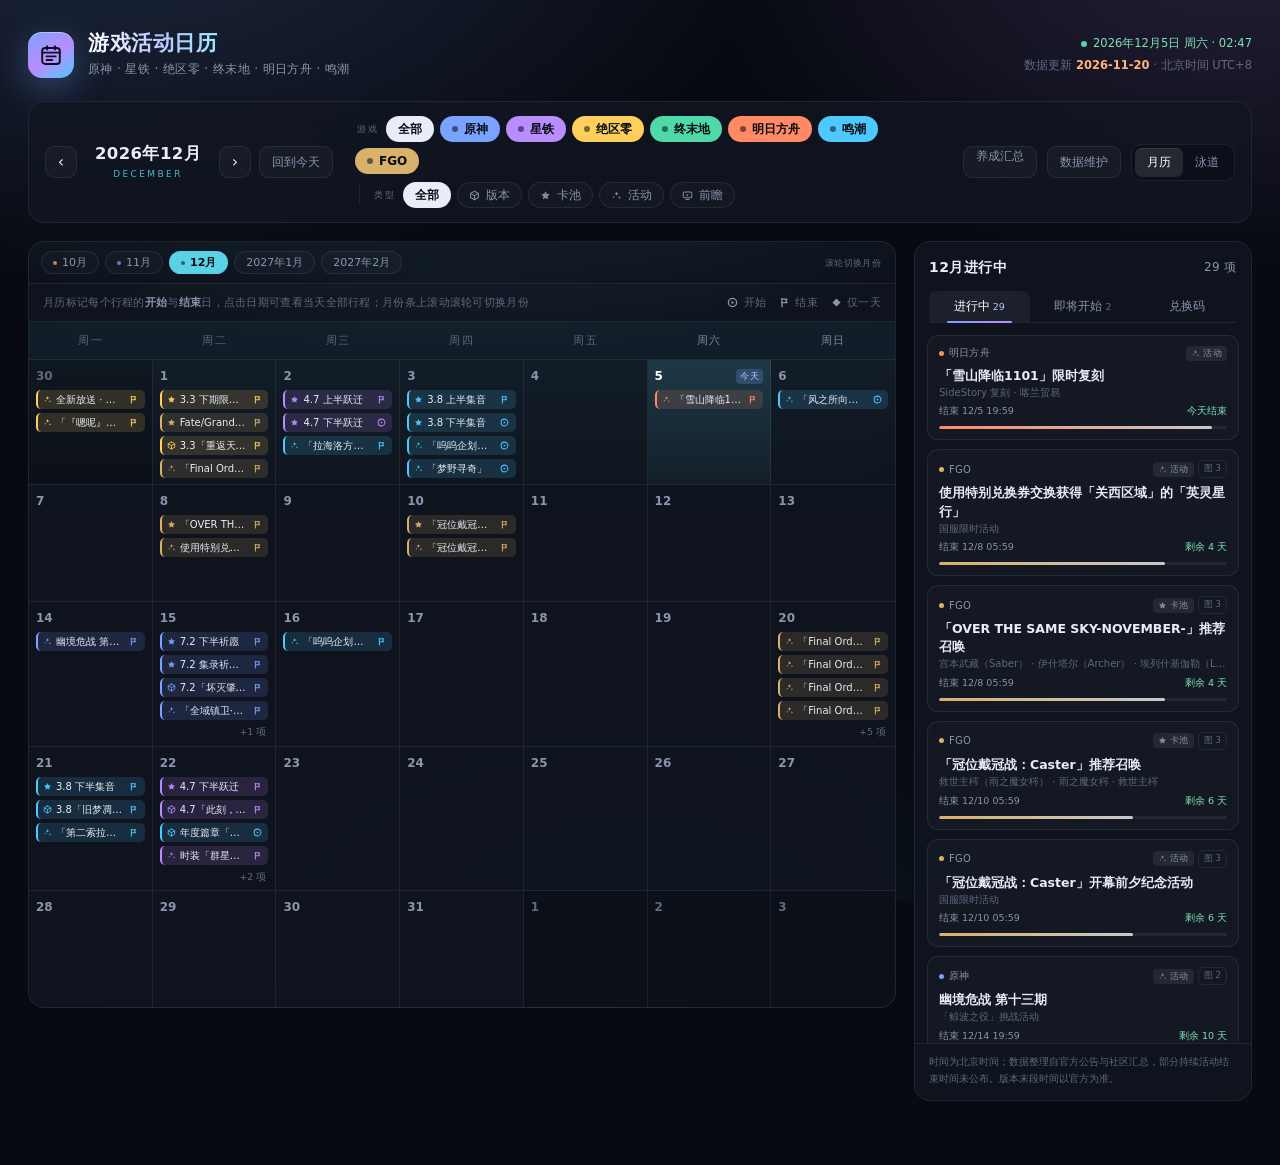
<file: web/calendar-desktop.html>
<!DOCTYPE html>
<html lang="zh-CN">
<head>
<meta charset="UTF-8">
<base href="/">
<meta name="viewport" content="width=device-width, initial-scale=1.0">
<title>游戏活动日历 · 原神 / 星铁 / 绝区零 / 终末地 / 明日方舟 / 鸣潮 / FGO</title>
<style>
  :root{
    --bg:#070a11;
    --panel:rgba(17,22,34,.78);
    --panel-solid:#0f1420;
    --line:rgba(255,255,255,.075);
    --line-strong:rgba(255,255,255,.14);
    --text:#e9edf7;
    --muted:#8b95ad;
    --dim:#5f6980;
    --accent:#8aa7ff;
    --mt:#8aa7ff;
    --mt-soft:rgba(138,167,255,.16);
    --mt-faint:rgba(138,167,255,.05);
    --radius:16px;
    --font:"Inter","PingFang SC","Microsoft YaHei","Noto Sans SC",system-ui,-apple-system,sans-serif;
    --mono:ui-monospace,SFMono-Regular,Consolas,"Liberation Mono",monospace;
    color-scheme:dark;
  }
  *{box-sizing:border-box}
  html{-webkit-text-size-adjust:100%}
  body{
    margin:0;
    min-height:100vh;
    color:var(--text);
    font-family:var(--font);
    font-size:14px;
    line-height:1.6;
    background:
      radial-gradient(1100px 620px at 8% -12%, rgba(122,162,255,.20), transparent 62%),
      radial-gradient(900px 560px at 96% -6%, rgba(185,140,255,.16), transparent 58%),
      radial-gradient(800px 520px at 50% 108%, rgba(78,201,255,.08), transparent 60%),
      var(--bg);
    background-attachment:fixed;
  }
  button{font-family:inherit}
  ::selection{background:rgba(122,162,255,.35)}
  ::-webkit-scrollbar{width:8px;height:8px}
  ::-webkit-scrollbar-thumb{background:rgba(255,255,255,.12);border-radius:8px}
  ::-webkit-scrollbar-track{background:transparent}

  .app{max-width:1560px;margin:0 auto;padding:30px 28px 64px}

  /* ---------- header ---------- */
  .top{display:flex;align-items:center;justify-content:space-between;gap:24px;margin-bottom:22px;flex-wrap:wrap}
  .brand{display:flex;align-items:center;gap:14px}
  .logo{
    width:46px;height:46px;border-radius:14px;flex:none;
    background:linear-gradient(145deg,#7aa2ff,#b98cff 52%,#4ec9ff);
    display:grid;place-items:center;
    box-shadow:0 10px 34px rgba(122,162,255,.34), inset 0 1px 0 rgba(255,255,255,.35);
  }
  .logo svg{width:24px;height:24px;display:block}
  h1{font-size:21px;margin:0;font-weight:700;letter-spacing:.6px;line-height:1.25}
  h1 span{
    background:linear-gradient(90deg,#fff,#b9c8ff 55%,#9ee6ff);
    -webkit-background-clip:text;background-clip:text;color:transparent;
  }
  .brand-sub{font-size:12px;color:var(--muted);margin-top:4px;letter-spacing:.4px}
  .top-meta{font-size:11.5px;color:var(--dim);text-align:right;line-height:1.9}
  .top-meta b{color:var(--muted);font-weight:600}
  .top-meta b.stale{color:#ffb27a}
  .top-meta .live{display:inline-flex;align-items:center;gap:6px;color:#7fe3b4}
  .pulse{width:6px;height:6px;border-radius:50%;background:#4fd9a8;box-shadow:0 0 0 0 rgba(79,217,168,.7);animation:pulse 2s infinite}
  @keyframes pulse{
    0%{box-shadow:0 0 0 0 rgba(79,217,168,.55)}
    70%{box-shadow:0 0 0 7px rgba(79,217,168,0)}
    100%{box-shadow:0 0 0 0 rgba(79,217,168,0)}
  }

  /* ---------- toolbar ---------- */
  .toolbar{
    background:var(--panel);border:1px solid var(--line);border-radius:var(--radius);
    padding:14px 16px;margin-bottom:18px;
    display:flex;align-items:center;gap:16px 22px;flex-wrap:wrap;
    backdrop-filter:blur(16px);-webkit-backdrop-filter:blur(16px);
  }
  .month-nav{display:flex;align-items:center;gap:8px}
  .nav-btn{
    width:32px;height:32px;border-radius:9px;border:1px solid var(--line);
    background:rgba(255,255,255,.03);color:var(--text);font-size:16px;line-height:1;
    cursor:pointer;display:grid;place-items:center;transition:.18s;
  }
  .nav-btn:hover{background:rgba(255,255,255,.08);border-color:var(--line-strong)}
  .month-label{min-width:126px;text-align:center;line-height:1.2}
  .month-label strong{display:block;font-size:16.5px;letter-spacing:.4px}
  .month-label span{font-size:9px;letter-spacing:2.4px;color:var(--mt);opacity:.85}
  .btn-ghost{
    height:32px;padding:0 12px;border-radius:9px;border:1px solid var(--line);
    background:rgba(255,255,255,.03);color:var(--muted);font-size:12px;cursor:pointer;transition:.18s;
  }
  .btn-ghost:hover{color:var(--text);border-color:var(--line-strong)}

  .filters{display:flex;align-items:center;gap:8px;flex-wrap:wrap;flex:1;min-width:300px}
  .filter-group{display:flex;align-items:center;gap:6px;flex-wrap:wrap}
  .filter-sep{width:1px;height:20px;background:var(--line);margin:0 4px}
  .group-label{font-size:9px;letter-spacing:1.6px;color:var(--dim);padding:0 2px}
  .chip-btn{
    display:inline-flex;align-items:center;gap:6px;
    padding:6px 11px;border-radius:999px;border:1px solid var(--line);
    background:rgba(255,255,255,.025);color:var(--muted);
    font-size:12px;line-height:1;cursor:pointer;transition:.18s;white-space:nowrap;
  }
  .chip-btn:hover{color:var(--text);border-color:var(--line-strong);background:rgba(255,255,255,.05)}
  .chip-btn.on{color:#0a0d14;background:var(--c,#dfe6ff);border-color:transparent;font-weight:600}
  .chip-btn.on .gdot{background:#0a0d14;opacity:.55}
  .gdot{width:6px;height:6px;border-radius:50%;background:var(--c,#8aa7ff);flex:none}
  .chip-btn.plain.on{background:#e9edf7;color:#0a0d14}
  .chip-btn .ticon{font-size:11px;opacity:.9}

  .seg{display:flex;padding:3px;border-radius:10px;border:1px solid var(--line);background:rgba(0,0,0,.22)}
  .seg button{
    border:0;background:transparent;color:var(--muted);font-size:12px;
    padding:6px 12px;border-radius:7px;cursor:pointer;transition:.18s;white-space:nowrap;
  }
  .seg button:hover{color:var(--text)}
  .seg button.on{background:rgba(255,255,255,.1);color:#fff;box-shadow:inset 0 1px 0 rgba(255,255,255,.08)}
  .toolbar-right{display:flex;align-items:center;gap:10px;margin-left:auto}
  .local-dot{width:6px;height:6px;border-radius:50%;background:#ffb27a;margin-left:6px;display:inline-block;box-shadow:0 0 0 2px rgba(255,178,122,.16)}

  /* ---------- layout ---------- */
  main{display:grid;grid-template-columns:minmax(0,1fr) 338px;gap:18px;align-items:start}
  .board{
    background:
      radial-gradient(900px 340px at 50% -18%, var(--mt-soft), transparent 72%),
      var(--panel);
    border:1px solid var(--line);border-radius:var(--radius);
    overflow:hidden;backdrop-filter:blur(16px);-webkit-backdrop-filter:blur(16px);
  }
  .month-strip{
    display:flex;align-items:center;gap:6px;padding:9px 12px;
    border-bottom:1px solid var(--line);background:rgba(0,0,0,.12);
    overflow-x:auto;
  }
  .mstrip-btn{
    display:inline-flex;align-items:center;gap:5px;flex:none;
    padding:5px 11px;border-radius:999px;border:1px solid var(--line);
    background:rgba(255,255,255,.025);color:var(--muted);
    font-size:11px;line-height:1;cursor:pointer;transition:.18s;white-space:nowrap;
  }
  .mstrip-btn:hover{color:var(--text);border-color:var(--line-strong);background:rgba(255,255,255,.06)}
  .mstrip-btn.on{background:var(--mc);border-color:transparent;color:#0a0d14;font-weight:600}
  .mstrip-dot{width:4px;height:4px;border-radius:50%;background:var(--mc);flex:none;opacity:.75}
  .mstrip-btn.on .mstrip-dot{background:#0a0d14;opacity:.55}
  .mstrip-hint{margin-left:auto;padding:0 2px;font-size:9px;color:var(--dim);white-space:nowrap;flex:none;letter-spacing:.3px}
  @keyframes calInRight{from{opacity:.55;transform:translateX(100%)}to{opacity:1;transform:translateX(0)}}
  @keyframes calInLeft{from{opacity:.55;transform:translateX(-100%)}to{opacity:1;transform:translateX(0)}}
  .anim-right{animation:calInRight .32s cubic-bezier(.2,.8,.3,1)}
  .anim-left{animation:calInLeft .32s cubic-bezier(.2,.8,.3,1)}
  .view-stage{position:relative;overflow:hidden}
  .view-ghost{
    position:absolute;top:0;left:0;width:100%;pointer-events:none;z-index:3;
    background:#0f1420;will-change:transform,opacity;
    transition:transform .32s cubic-bezier(.2,.8,.3,1),opacity .32s ease;
  }
  @media (prefers-reduced-motion: reduce){.anim-right,.anim-left{animation:none}.view-ghost{display:none}}
  .board-hint{
    display:flex;align-items:center;justify-content:space-between;gap:12px;
    padding:10px 14px;border-bottom:1px solid var(--line);
    font-size:10.5px;color:var(--dim);letter-spacing:.3px;flex-wrap:wrap;
  }
  .board-hint b{color:var(--muted);font-weight:600}
  .board-hint .keys{display:flex;gap:12px;flex-wrap:wrap}
  .hint-key{display:inline-flex;align-items:center;gap:5px}
  .legend-ico{display:inline-flex;align-items:center;justify-content:center;width:12px;height:12px;color:var(--muted)}
  .legend-ico svg{width:11px;height:11px;display:block;fill:none;stroke:currentColor;stroke-width:1.4;stroke-linecap:round;stroke-linejoin:round}
  .ticon{display:inline-flex;align-items:center;justify-content:center;flex:none;font-style:normal}
  .ticon svg{width:1em;height:1em;display:block;fill:none;stroke:currentColor;stroke-width:1.5;stroke-linecap:round;stroke-linejoin:round}

  /* ---------- month view ---------- */
  .weekdays{display:grid;grid-template-columns:repeat(7,1fr);border-bottom:1px solid var(--line);background:var(--mt-faint)}
  .weekdays div{padding:10px 0;text-align:center;font-size:10.5px;letter-spacing:1.6px;color:var(--dim)}
  .weekdays div.we{color:#7c8aa8}
  .weeks{display:flex;flex-direction:column;background:linear-gradient(180deg,var(--mt-faint),transparent 160px)}
  .week{display:grid;grid-template-columns:repeat(7,1fr);border-bottom:1px solid var(--line)}
  .week:last-child{border-bottom:0}
  .day{
    min-height:116px;padding:7px 7px 6px;border-right:1px solid var(--line);
    display:flex;flex-direction:column;gap:4px;cursor:pointer;transition:background .16s;
    position:relative;min-width:0;
  }
  .day:nth-child(7n){border-right:0}
  .day:hover{background:rgba(255,255,255,.028)}
  .day.out{background:rgba(0,0,0,.2)}
  .day.out .daynum b{color:var(--dim)}
  .day.today{background:linear-gradient(180deg,var(--mt-soft),var(--mt-faint))}
  .daynum{display:flex;align-items:center;justify-content:space-between;gap:4px;min-height:16px}
  .daynum b{font-size:12px;font-weight:600;color:var(--muted);font-variant-numeric:tabular-nums}
  .day.today .daynum b{color:#fff}
  .today-tag{
    font-size:8.5px;font-style:normal;padding:1px 4px;border-radius:4px;
    background:rgba(122,162,255,.22);color:#b9c8ff;letter-spacing:.5px;
  }
  .day.out .today-tag{display:none}
  .mchip{
    display:flex;align-items:center;gap:4px;width:100%;min-width:0;
    padding:2px 5px;border-radius:5px;border:0;border-left:2px solid var(--c);
    background:var(--cbg);color:var(--text);
    font-size:10px;line-height:1.5;text-align:left;cursor:pointer;
    transition:filter .15s, transform .15s;
  }
  .mchip:hover{filter:brightness(1.3)}
  .mchip .ticon{font-size:9px;color:var(--c);opacity:.95}
  .mchip .txt{overflow:hidden;text-overflow:ellipsis;white-space:nowrap;flex:1;min-width:0}
  .mchip .edge{
    display:inline-flex;align-items:center;justify-content:center;flex:none;
    width:12px;height:12px;color:var(--c);opacity:.95;
  }
  .mchip .edge svg{width:9px;height:9px;display:block;fill:none;stroke:currentColor;stroke-width:1.4;stroke-linecap:round;stroke-linejoin:round}
  .more{font-size:9.5px;color:var(--dim);text-align:right;margin-top:auto;padding-right:2px}

  /* ---------- lane view（跨月连续时间轴） ---------- */
  .lane-topbar{display:flex;align-items:center;gap:10px;padding:9px 12px 9px 130px;border-bottom:1px solid var(--line);background:rgba(0,0,0,.14)}
  .lane-topbar-label{font-size:9px;color:var(--dim);letter-spacing:.5px;white-space:nowrap}
  .lane-scrollbar{position:relative;flex:1;height:8px;border-radius:4px;background:rgba(255,255,255,.07);cursor:pointer;min-width:60px}
  .lane-scrollbar-thumb{position:absolute;top:0;height:8px;border-radius:4px;background:var(--mt);opacity:.7;cursor:grab;touch-action:none}
  .lane-scrollbar-thumb:hover{opacity:1}
  .lane-scrollbar-thumb.dragging{cursor:grabbing;opacity:1}
  .lane-scroll{overflow-x:auto;overflow-y:hidden;overscroll-behavior-x:contain;scrollbar-width:none;-ms-overflow-style:none}
  .lane-scroll::-webkit-scrollbar{height:0;display:none}
  .lane-canvas{--label-w:118px;min-width:calc(var(--label-w) + var(--days) * 13px)}
  .lane-head,.lane-row{display:grid;grid-template-columns:var(--label-w) 1fr}
  .lane-head{border-bottom:1px solid var(--line);border-top:2px solid var(--mt);background:linear-gradient(180deg,var(--mt-soft),rgba(10,14,22,.55) 78%)}
  .lane-head-label{
    position:sticky;left:0;z-index:6;display:flex;flex-direction:column;justify-content:center;gap:1px;
    padding:0 12px;font-size:10px;letter-spacing:1.2px;color:var(--dim);
    border-right:1px solid var(--line);
    background:linear-gradient(90deg,var(--mt-soft),rgba(15,20,32,0) 80%),#0f1420;
  }
  .lane-head-label span{font-size:11px;color:var(--mt);font-weight:600;letter-spacing:.4px}
  .lane-head-label small{font-size:8.5px;color:var(--dim);letter-spacing:1.2px}
  .lane-head-main{min-width:0}
  .lane-months{display:grid;height:23px;border-bottom:1px solid var(--line)}
  .lane-month-seg{
    display:flex;align-items:center;padding:0 5px;overflow:hidden;white-space:nowrap;
    font-size:9px;color:var(--mc);border-left:2px solid var(--mc);letter-spacing:.4px;
  }
  .lane-month-seg:first-child{border-left:0}
  .lane-days{display:grid;height:23px}
  .lane-days div{
    display:flex;align-items:center;justify-content:center;
    border-left:1px solid rgba(255,255,255,.03);font-variant-numeric:tabular-nums;
    font-size:8px;color:var(--muted);
  }
  .lane-days div.we{background:rgba(255,255,255,.025)}
  .lane-days div.today{background:var(--mt-soft);color:#fff;font-weight:600}
  .lane-days div.month-first{border-left:1px solid rgba(255,255,255,.16)}
  .lane-row{border-bottom:1px solid var(--line)}
  .lane-row:last-child{border-bottom:0}
  .lane-label{
    position:sticky;left:0;z-index:5;display:flex;align-items:center;gap:7px;padding:0 12px;
    border-right:1px solid var(--line);min-height:44px;
    background:linear-gradient(90deg,var(--mt-soft),rgba(15,20,32,0) 80%),#0f1420;
  }
  .lane-label i{width:3px;height:18px;border-radius:3px;background:var(--c);flex:none}
  .lane-label span{font-size:11.5px;font-weight:600;color:var(--text);line-height:1.3}
  .lane-label small{display:block;font-size:9px;color:var(--dim);font-weight:400}
  .lane-track{
    position:relative;
    background-color:var(--mt-faint);
    background-image:var(--band),linear-gradient(to right,rgba(255,255,255,.04) 1px,transparent 1px);
    background-size:100% 100%,calc(100% / var(--n)) 100%;
    background-repeat:no-repeat,repeat;
    min-height:44px;
  }
  .lane-bar{
    position:absolute;height:21px;border-radius:5px;
    display:flex;align-items:center;gap:5px;padding:0 7px;overflow:hidden;
    font-size:10px;line-height:1;white-space:nowrap;cursor:pointer;
    border:1px solid var(--c);background:var(--cbg);color:var(--text);
    transition:filter .15s,box-shadow .15s;
  }
  .lane-bar:hover{filter:brightness(1.25);box-shadow:0 0 0 1px var(--c)}
  .lane-bar .txt{overflow:hidden;text-overflow:ellipsis}
  .lane-bar .ticon{font-size:10px;color:var(--c);opacity:.95}
  .lane-bar .arr{font-size:9px;color:var(--c);flex:none}
  .lane-bar.clip-l{border-top-left-radius:0;border-bottom-left-radius:0;border-left-style:dashed}
  .lane-bar.clip-r{border-top-right-radius:0;border-bottom-right-radius:0;border-right-style:dashed}
  .lane-today{position:absolute;top:0;bottom:0;width:1px;background:rgba(255,140,140,.55);pointer-events:none;z-index:1}
  .lane-empty{padding:46px 20px;text-align:center;color:var(--dim);font-size:12px}
  .lane-empty-sm{position:absolute;inset:0;display:flex;align-items:center;justify-content:center;font-size:10px;color:var(--dim);pointer-events:none}

  /* ---------- sidebar ---------- */
  .side{
    background:var(--panel);border:1px solid var(--line);border-radius:var(--radius);
    display:flex;flex-direction:column;position:sticky;top:18px;
    max-height:calc(100vh - 40px);overflow:hidden;
    backdrop-filter:blur(16px);-webkit-backdrop-filter:blur(16px);
  }
  .side-head{padding:14px 14px 0}
  .side-title{display:flex;align-items:center;justify-content:space-between;font-size:12px;color:var(--muted);letter-spacing:.5px}
  .side-title b{color:var(--text);font-size:14px}
  .side-tabs{display:flex;gap:3px;margin-top:12px;border-bottom:1px solid var(--line)}
  .side-tab{
    flex:1;padding:8px 4px;border:0;background:none;color:var(--muted);font-size:11.5px;
    cursor:pointer;position:relative;border-radius:8px 8px 0 0;transition:.16s;white-space:nowrap;
  }
  .side-tab:hover{color:var(--text)}
  .side-tab.on{color:#fff;background:rgba(255,255,255,.055)}
  .side-tab.on::after{
    content:"";position:absolute;left:18%;right:18%;bottom:-1px;height:2px;
    background:linear-gradient(90deg,#7aa2ff,#b98cff);border-radius:2px;
  }
  .side-tab em{font-style:normal;font-size:9.5px;color:var(--dim);margin-left:3px}
  .side-tab.on em{color:#b9c8ff}
  .side-body{padding:12px;overflow-y:auto;flex:1;display:flex;flex-direction:column;gap:9px;min-height:120px}
  .side-empty{padding:34px 10px;text-align:center;color:var(--dim);font-size:11.5px;line-height:1.9}

  .ev-card{
    display:block;width:100%;text-align:left;cursor:pointer;
    padding:10px 11px;border-radius:11px;border:1px solid var(--line);
    background:rgba(255,255,255,.022);transition:.16s;color:var(--text);
  }
  .ev-card:hover{background:rgba(255,255,255,.055);border-color:var(--line-strong);transform:translateY(-1px)}
  .ev-top{display:flex;align-items:center;justify-content:space-between;gap:8px}
  .ev-tags{display:flex;align-items:center;gap:4px}
  .img-chip{font-size:8.5px;color:var(--dim);border:1px solid var(--line);padding:2px 5px;border-radius:5px;white-space:nowrap}
  .gtag{display:inline-flex;align-items:center;gap:5px;font-size:10px;color:var(--muted);letter-spacing:.2px}
  .gtag i{width:5px;height:5px;border-radius:50%;background:var(--c);flex:none}
  .tbadge{
    display:inline-flex;align-items:center;gap:3px;
    font-size:9px;padding:1px 5px;border-radius:4px;
    background:rgba(255,255,255,.07);color:var(--muted);flex:none;letter-spacing:.5px;
  }
  .tbadge .ticon{font-size:9px;opacity:.9}
  .ev-card h4{margin:6px 0 5px;font-size:12.5px;font-weight:600;line-height:1.45}
  .ev-card h4 small{display:block;font-size:10px;color:var(--dim);font-weight:400;margin-top:1px;white-space:nowrap;overflow:hidden;text-overflow:ellipsis}
  .ev-meta{display:flex;align-items:center;justify-content:space-between;gap:8px;font-size:9.5px;color:var(--dim);font-variant-numeric:tabular-nums}
  .ev-meta .left{color:var(--muted)}
  .ev-meta .rest{color:#ffb27a}
  .ev-meta .rest.live{color:#7fe3b4}
  .progress{height:3px;border-radius:3px;background:rgba(255,255,255,.07);margin-top:8px;overflow:hidden}
  .progress i{display:block;height:100%;border-radius:3px;background:linear-gradient(90deg,var(--c),rgba(255,255,255,.75))}
  .progress.open i{width:100%;background:repeating-linear-gradient(90deg,var(--c) 0 6px,transparent 6px 11px);opacity:.75}
  .up-next{font-size:9.5px;color:#9fd8ff;margin-top:7px;display:flex;align-items:center;gap:4px}

  .code-card{border:1px solid var(--line);border-radius:11px;padding:10px 11px;background:rgba(255,255,255,.022)}
  .code-top{display:flex;align-items:center;justify-content:space-between;gap:8px;font-size:9.5px;color:var(--dim)}
  .status{font-size:9px;padding:1px 5px;border-radius:4px;letter-spacing:.3px}
  .status.ok{background:rgba(79,217,168,.14);color:#7fe3b4}
  .status.off{background:rgba(255,255,255,.055);color:var(--dim)}
  .status.warn{background:rgba(255,178,122,.14);color:#ffb27a}
  .code-val{
    display:flex;align-items:center;justify-content:space-between;gap:8px;margin:7px 0 4px;
    font-family:var(--mono);font-size:13px;color:#fff;letter-spacing:.4px;word-break:break-all;
  }
  .copy{
    flex:none;border:1px solid var(--line);background:rgba(255,255,255,.04);color:var(--muted);
    font-size:9.5px;padding:2px 7px;border-radius:5px;cursor:pointer;font-family:var(--font);
    transition:.16s;letter-spacing:.4px;
  }
  .copy:hover{color:#fff;border-color:var(--line-strong);background:rgba(255,255,255,.09)}
  .copy.done{color:#7fe3b4;border-color:rgba(79,217,168,.4)}
  .code-reward{font-size:9.5px;color:var(--dim);line-height:1.6}
  .code-from{display:block;margin-top:2px;opacity:.7}
  .code-group-title,.archive-title{
    display:flex;align-items:center;gap:6px;margin:1px 2px;
    font-size:9.5px;letter-spacing:1.2px;color:var(--dim);
  }
  .code-group-title span,.archive-title span{color:var(--muted);font-size:9px}
  .code-group-title::after,.archive-title::after{content:"";height:1px;flex:1;background:var(--line)}
  .archive-title{margin-top:12px;color:#a08a74}
  .code-hint{font-size:9px;color:var(--dim);line-height:1.7;padding:8px 2px 0;margin-top:2px;border-top:1px dashed rgba(255,255,255,.06)}
  .side-foot{padding:10px 14px 13px;border-top:1px solid var(--line);font-size:9.5px;color:var(--dim);line-height:1.75}

  /* ---------- modal ---------- */
  .modal{
    position:fixed;inset:0;z-index:80;display:none;place-items:center;padding:24px;
    background:rgba(3,6,12,.68);backdrop-filter:blur(7px);-webkit-backdrop-filter:blur(7px);
  }
  .modal.open{display:grid;animation:fade .18s ease}
  @keyframes fade{from{opacity:0}to{opacity:1}}
  .modal-card{
    width:min(580px,100%);max-height:84vh;overflow-y:auto;
    background:linear-gradient(180deg,#121826,#0d121c);
    border:1px solid rgba(255,255,255,.1);border-radius:18px;padding:24px;
    box-shadow:0 30px 90px rgba(0,0,0,.65);animation:pop .22s cubic-bezier(.2,.8,.3,1);
    position:relative;
  }
  @keyframes pop{from{transform:translateY(12px) scale(.985);opacity:0}to{transform:none;opacity:1}}
  .modal-card.wide{width:min(780px,100%)}
  .modal-close{
    position:absolute;top:14px;right:14px;width:30px;height:30px;border-radius:8px;
    border:1px solid var(--line);background:rgba(255,255,255,.03);color:var(--muted);
    font-size:16px;cursor:pointer;display:grid;place-items:center;line-height:1;transition:.16s;
  }
  .modal-close:hover{color:#fff;background:rgba(255,255,255,.09)}
  .d-eyebrow{display:flex;align-items:center;gap:8px;flex-wrap:wrap;margin-bottom:10px;padding-right:36px}
  .gpill{
    display:inline-flex;align-items:center;gap:5px;padding:3px 9px;border-radius:999px;
    font-size:10.5px;color:var(--c);background:var(--cbg);border:1px solid var(--c);font-weight:600;
  }
  .gpill i{width:5px;height:5px;border-radius:50%;background:var(--c)}
  .d-title{font-size:21px;font-weight:700;line-height:1.35;margin:0 0 6px;letter-spacing:.3px}
  .d-sub{font-size:12.5px;color:var(--muted);line-height:1.6}
  .d-times{
    display:grid;grid-template-columns:1fr 1fr;gap:1px;margin:18px 0 4px;
    background:var(--line);border:1px solid var(--line);border-radius:12px;overflow:hidden;
  }
  .d-time{background:rgba(255,255,255,.028);padding:11px 13px}
  .d-time label{display:block;font-size:9px;letter-spacing:1.6px;color:var(--dim);margin-bottom:4px}
  .d-time div{font-size:12.5px;color:var(--text);font-variant-numeric:tabular-nums}
  .d-time div small{color:var(--muted);font-size:10px;margin-left:4px}
  .d-count{font-size:10px;color:var(--dim);margin-top:8px}
  .section-title{font-size:9.5px;letter-spacing:1.8px;color:var(--dim);margin:20px 0 9px;display:flex;align-items:center;gap:8px}
  .section-title::after{content:"";height:1px;flex:1;background:var(--line)}
  .banner-chips{display:flex;flex-wrap:wrap;gap:6px}
  .bchip{
    padding:5px 9px;border-radius:8px;background:rgba(255,255,255,.045);
    border:1px solid var(--line);font-size:11.5px;line-height:1.4;
  }
  .bchip small{color:var(--dim);margin-left:5px;font-size:9.5px}
  .d-note{font-size:12px;color:var(--muted);line-height:1.85;background:rgba(255,255,255,.022);border-left:2px solid rgba(255,255,255,.12);padding:9px 12px;border-radius:0 8px 8px 0}
  .d-bullets{margin:0;padding-left:16px;font-size:12px;color:var(--muted);line-height:1.9}
  .d-bullets li::marker{color:var(--dim)}
  .d-image{display:block;border-radius:10px;overflow:hidden;border:1px solid var(--line);background:#0a0e17;cursor:zoom-in}
  .d-image img{display:block;width:100%;height:auto;max-height:470px;object-fit:contain;background:#0a0e17}
  .d-image-cap{font-size:9.5px;color:var(--dim);margin-top:5px}
  .d-gallery{display:flex;gap:6px;margin-top:7px;overflow-x:auto;padding-bottom:2px}
  .d-gallery a{flex:none;width:76px;height:76px;border-radius:7px;overflow:hidden;border:1px solid var(--line);background:#0a0e17}
  .d-gallery img{width:100%;height:100%;object-fit:cover;display:block}
  .lightbox{position:fixed;inset:0;z-index:300;display:none;align-items:center;justify-content:center;flex-direction:column;gap:12px;padding:24px;background:rgba(3,6,12,.94);backdrop-filter:blur(6px)}
  .lightbox.open{display:flex}
  .lightbox img{max-width:94vw;max-height:82vh;border-radius:10px;box-shadow:0 20px 80px rgba(0,0,0,.6);background:#0a0e17}
  .lb-close{position:fixed;top:16px;right:18px;width:34px;height:34px;border-radius:8px;border:1px solid var(--line);background:rgba(255,255,255,.06);color:#fff;font-size:20px;line-height:1;cursor:pointer}
  .lb-open{font-size:11px;color:#9fb4e8;text-decoration:none;border-bottom:1px dashed rgba(159,180,232,.4)}
  body.lb-lock{overflow:hidden}
  .d-code-list{display:flex;flex-direction:column;gap:7px}
  .d-source{display:inline-flex;align-items:center;gap:5px;margin-top:18px;font-size:10.5px;color:#9fb4e8;text-decoration:none;border-bottom:1px dashed rgba(159,180,232,.4);padding-bottom:1px}
  .d-source:hover{color:#cfd9ff}

  .day-list{display:flex;flex-direction:column;gap:7px}
  .day-item{
    display:flex;align-items:center;gap:10px;padding:9px 11px;border-radius:9px;
    border:1px solid var(--line);background:rgba(255,255,255,.022);cursor:pointer;transition:.15s;
  }
  .day-item:hover{background:rgba(255,255,255,.06);border-color:var(--line-strong)}
  .day-item i{width:3px;align-self:stretch;border-radius:3px;background:var(--c);flex:none}
  .day-item .di-main{flex:1;min-width:0}
  .day-item .di-main b{display:block;font-size:12px;font-weight:600;white-space:nowrap;overflow:hidden;text-overflow:ellipsis}
  .day-item .di-main span{font-size:9.5px;color:var(--dim)}
  .day-item .di-type{display:inline-flex;align-items:center;gap:3px;font-size:9px;color:var(--muted);background:rgba(255,255,255,.06);padding:1px 5px;border-radius:4px;flex:none}
  .day-item .di-type .ticon{font-size:8px;opacity:.9}

  /* ---------- admin ---------- */
  .admin-stats{display:flex;flex-wrap:wrap;gap:5px 14px;margin-top:13px;font-size:10.5px;color:var(--dim)}
  .admin-stats span{position:relative;padding-left:9px}
  .admin-stats span::before{content:"";position:absolute;left:0;top:50%;width:3px;height:3px;border-radius:50%;background:rgba(255,255,255,.22);transform:translateY(-50%)}
  .admin-actions{display:flex;gap:7px;flex-wrap:wrap;margin-top:14px}
  .btn{
    height:30px;padding:0 12px;border-radius:8px;border:1px solid var(--line);
    background:rgba(255,255,255,.04);color:var(--muted);font-size:11.5px;cursor:pointer;
    display:inline-flex;align-items:center;gap:5px;transition:.16s;white-space:nowrap;
  }
  .btn:hover{color:#fff;border-color:var(--line-strong);background:rgba(255,255,255,.08)}
  .btn.primary{background:linear-gradient(135deg,#8aa7ff,#b98cff);border-color:transparent;color:#0a0d14;font-weight:600}
  .btn.primary:hover{filter:brightness(1.08);color:#0a0d14}
  .btn.danger{color:#ff9c9c}
  .btn.danger:hover{border-color:rgba(255,120,120,.35);background:rgba(255,90,90,.08)}
  .iconbtn{
    flex:none;height:24px;padding:0 8px;border-radius:6px;border:1px solid var(--line);
    background:rgba(255,255,255,.03);color:var(--muted);font-size:9.5px;cursor:pointer;transition:.15s;
  }
  .iconbtn:hover{color:#fff;background:rgba(255,255,255,.09);border-color:var(--line-strong)}
  .iconbtn.danger:hover{color:#ffb0b0;border-color:rgba(255,120,120,.3)}
  .adot{width:3px;align-self:stretch;min-height:28px;border-radius:3px;background:var(--c);flex:none}
  .admin-list{
    display:flex;flex-direction:column;gap:4px;max-height:40vh;overflow-y:auto;margin-top:8px;
    padding:6px;border:1px solid var(--line);border-radius:10px;background:rgba(0,0,0,.18);
  }
  .admin-item{display:flex;align-items:center;gap:9px;padding:7px 8px;border-radius:7px;transition:.14s}
  .admin-item:hover{background:rgba(255,255,255,.04)}
  .ai-main{flex:1;min-width:0}
  .ai-main b{display:block;font-size:11.5px;font-weight:600;white-space:nowrap;overflow:hidden;text-overflow:ellipsis}
  .ai-main span{display:block;font-size:9.5px;color:var(--dim);margin-top:1px;white-space:nowrap;overflow:hidden;text-overflow:ellipsis}
  .form-grid{display:grid;grid-template-columns:1fr 1fr;gap:11px 12px}
  .field{display:flex;flex-direction:column;gap:5px;min-width:0}
  .field.full{grid-column:1/-1}
  .field label{font-size:9px;letter-spacing:1.2px;color:var(--dim)}
  .field input,.field select,.field textarea{
    width:100%;background:rgba(0,0,0,.28);border:1px solid var(--line);border-radius:8px;
    color:var(--text);padding:8px 10px;font-size:12px;font-family:inherit;outline:none;transition:.16s;
  }
  .field textarea{min-height:54px;resize:vertical;line-height:1.6}
  .field input:focus,.field select:focus,.field textarea:focus{border-color:rgba(122,162,255,.6);box-shadow:0 0 0 2px rgba(122,162,255,.12)}
  .field input::placeholder,.field textarea::placeholder{color:#4d566b}
  .form-actions{display:flex;justify-content:flex-end;gap:8px;margin-top:16px}

  .hidden{display:none!important}

  @media (max-width:1180px){
    main{grid-template-columns:minmax(0,1fr)}
    .side{position:static;max-height:none}
    .side-body{max-height:420px}
  }
  @media (max-width:820px){
    .app{padding:20px 14px 48px}
    h1{font-size:18px}
    .top-meta{display:none}
    .toolbar{padding:12px;gap:12px}
    .month-nav{width:100%;justify-content:space-between}
    .month-label{min-width:0}
    .filters{min-width:0;width:100%}
    .filter-sep{display:none}
    .toolbar-right{margin-left:0;width:100%;justify-content:space-between}
    .form-grid{grid-template-columns:1fr}
    .day{min-height:92px;padding:5px 4px}
    .mchip{font-size:9px;padding:2px 4px}
    .weekdays div{font-size:9.5px;letter-spacing:1px}
    .lane-canvas{--label-w:86px}
    .lane-topbar{padding-left:98px}
    .lane-topbar-label{display:none}
    .lane-label,.lane-head-label{padding:0 8px}
    .lane-label span{font-size:10px}
    .lane-label small{display:none}
    .lane-month-seg{font-size:8px}
    .lane-bar{font-size:9px;padding:0 4px}
    .d-times{grid-template-columns:1fr}
    .modal{padding:12px}
    .modal-card{padding:20px}
  }
</style>
</head>
<body>
<div class="app">

  <header class="top">
    <div class="brand">
      <div class="logo" aria-hidden="true">
        <svg viewBox="0 0 24 24" fill="none" stroke="#0b1020" stroke-width="1.9" stroke-linecap="round" stroke-linejoin="round">
          <rect x="3.2" y="5" width="17.6" height="16" rx="3"></rect>
          <path d="M3.2 9.6h17.6"></path>
          <path d="M8 3.2v3.4M16 3.2v3.4"></path>
          <path d="M7.6 13.4h2.2M11 13.4h2.2M14.4 13.4h2.2M7.6 17h2.2M11 17h2.2"></path>
        </svg>
      </div>
      <div>
        <h1><span>游戏活动日历</span></h1>
        <div class="brand-sub">原神 · 星铁 · 绝区零 · 终末地 · 明日方舟 · 鸣潮</div>
      </div>
    </div>
    <div class="top-meta">
      <div class="live"><span class="pulse"></span><span id="nowText">—</span></div>
      <div>数据更新 <b id="dataUpdated">—</b> · 北京时间 UTC+8</div>
    </div>
  </header>

  <section class="toolbar">
    <div class="month-nav">
      <button class="nav-btn" id="prevMonth" title="上个月" aria-label="上个月">‹</button>
      <div class="month-label">
        <strong id="monthTitle">2026年11月</strong>
        <span id="monthEn">NOVEMBER</span>
      </div>
      <button class="nav-btn" id="nextMonth" title="下个月" aria-label="下个月">›</button>
      <button class="btn-ghost" id="todayBtn">回到今天</button>
    </div>

    <div class="filters">
      <div class="filter-group" id="gameFilter"></div>
      <div class="filter-sep"></div>
      <div class="filter-group" id="typeFilter"></div>
    </div>

    <div class="toolbar-right">
      <a class="btn-ghost" href="/growth" style="text-decoration:none">养成汇总</a>
      <button class="btn-ghost" id="adminBtn">数据维护<i class="local-dot hidden" id="localDot"></i></button>
      <div class="seg" id="viewToggle">
        <button data-view="month" class="on">月历</button>
        <button data-view="lane">泳道</button>
      </div>
    </div>
  </section>

  <main>
    <section class="board">
      <div class="month-strip" id="monthStrip"></div>
      <div class="board-hint">
        <span id="boardHint">月历标记每个行程的<b>开始</b>与<b>结束</b>日，点击日期可查看当天全部行程</span>
        <span class="keys">
          <span class="hint-key"><i class="legend-ico" data-marker="start"></i>开始</span>
          <span class="hint-key"><i class="legend-ico" data-marker="end"></i>结束</span>
          <span class="hint-key"><i class="legend-ico" data-marker="single"></i>仅一天</span>
        </span>
      </div>
      <div class="view-stage" id="viewStage">
      <div id="monthView">
        <div class="weekdays">
          <div>周一</div><div>周二</div><div>周三</div><div>周四</div><div>周五</div><div class="we">周六</div><div class="we">周日</div>
        </div>
        <div class="weeks" id="weeks"></div>
      </div>
      <div id="laneView" class="hidden"></div>
      </div>
    </section>

    <aside class="side">
      <div class="side-head">
        <div class="side-title">
          <b id="sideTitle">进行中</b>
          <span id="sideCount"></span>
        </div>
        <div class="side-tabs" id="sideTabs">
          <button class="side-tab on" data-tab="ongoing">进行中<em id="tabOngoing"></em></button>
          <button class="side-tab" data-tab="upcoming">即将开始<em id="tabUpcoming"></em></button>
          <button class="side-tab" data-tab="codes">兑换码</button>
        </div>
      </div>
      <div class="side-body" id="sideBody"></div>
      <div class="side-foot">
        时间为北京时间；数据整理自官方公告与社区汇总，部分持续活动结束时间未公布。版本末段时间以官方为准。
      </div>
    </aside>
  </main>
</div>

<div class="modal" id="modal" role="dialog" aria-modal="true">
  <div class="modal-card" id="modalCard"></div>
</div>

<div class="lightbox" id="lightbox">
  <button class="lb-close" id="lbClose" aria-label="关闭">×</button>
  <img id="lbImg" alt="官方活动图">
  <a class="lb-open" id="lbOpen" target="_blank" rel="noopener">在新标签页查看原图 ↗</a>
</div>

<script src="/data.js"></script>
<script src="/web/js/calendar-desktop.js"></script>
</body>
</html>
</file>
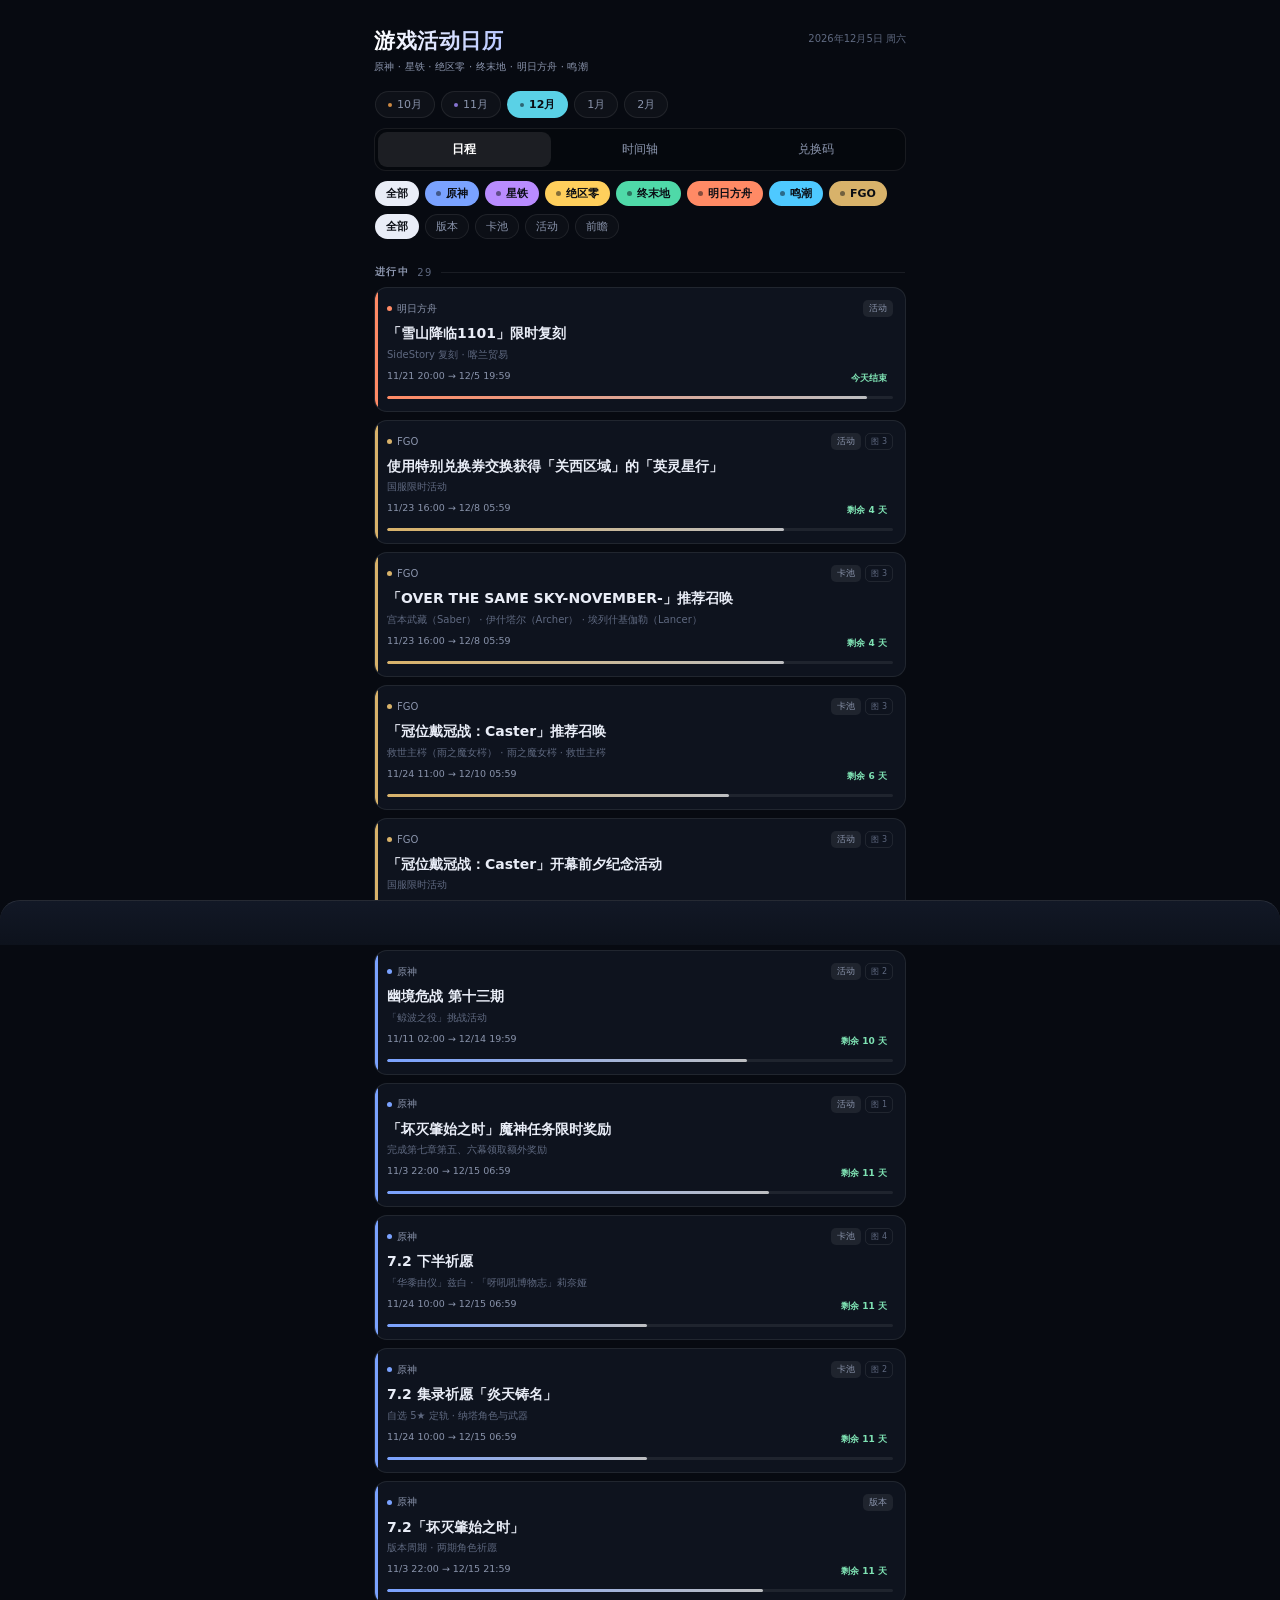
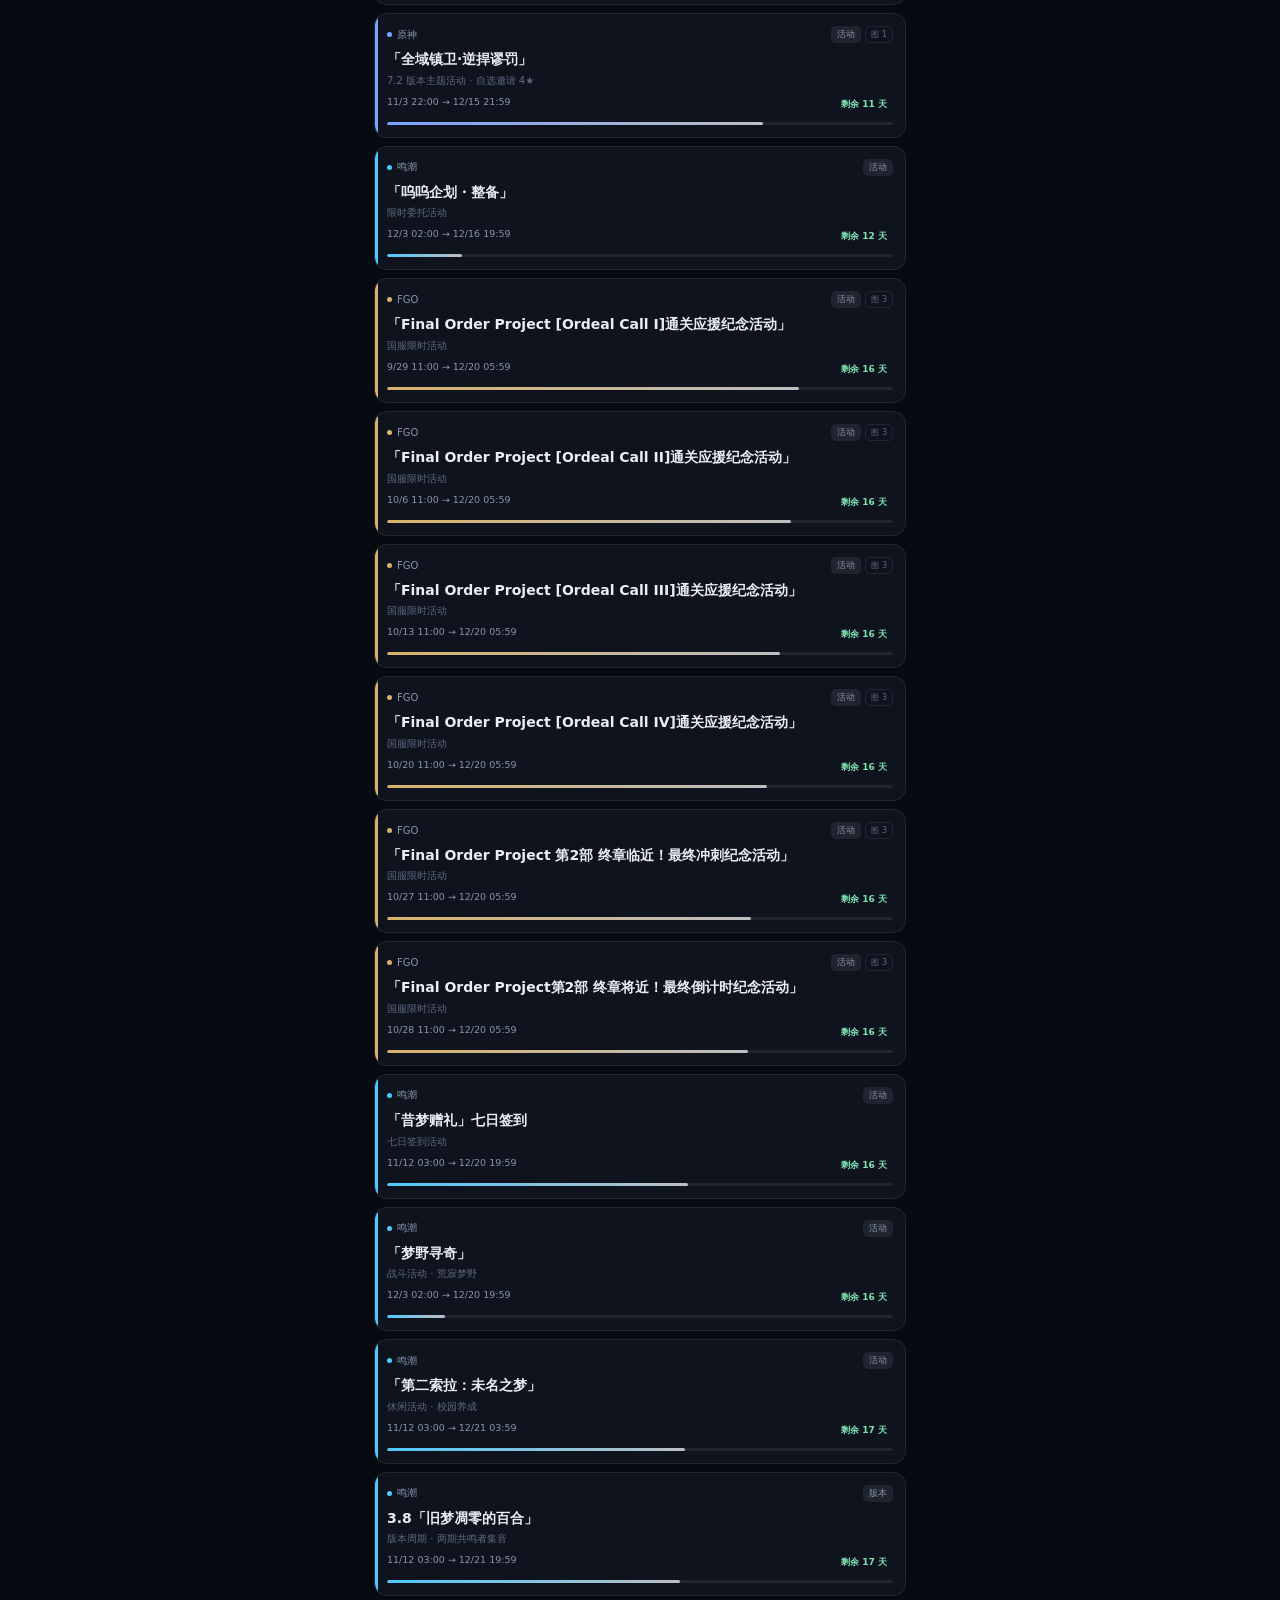
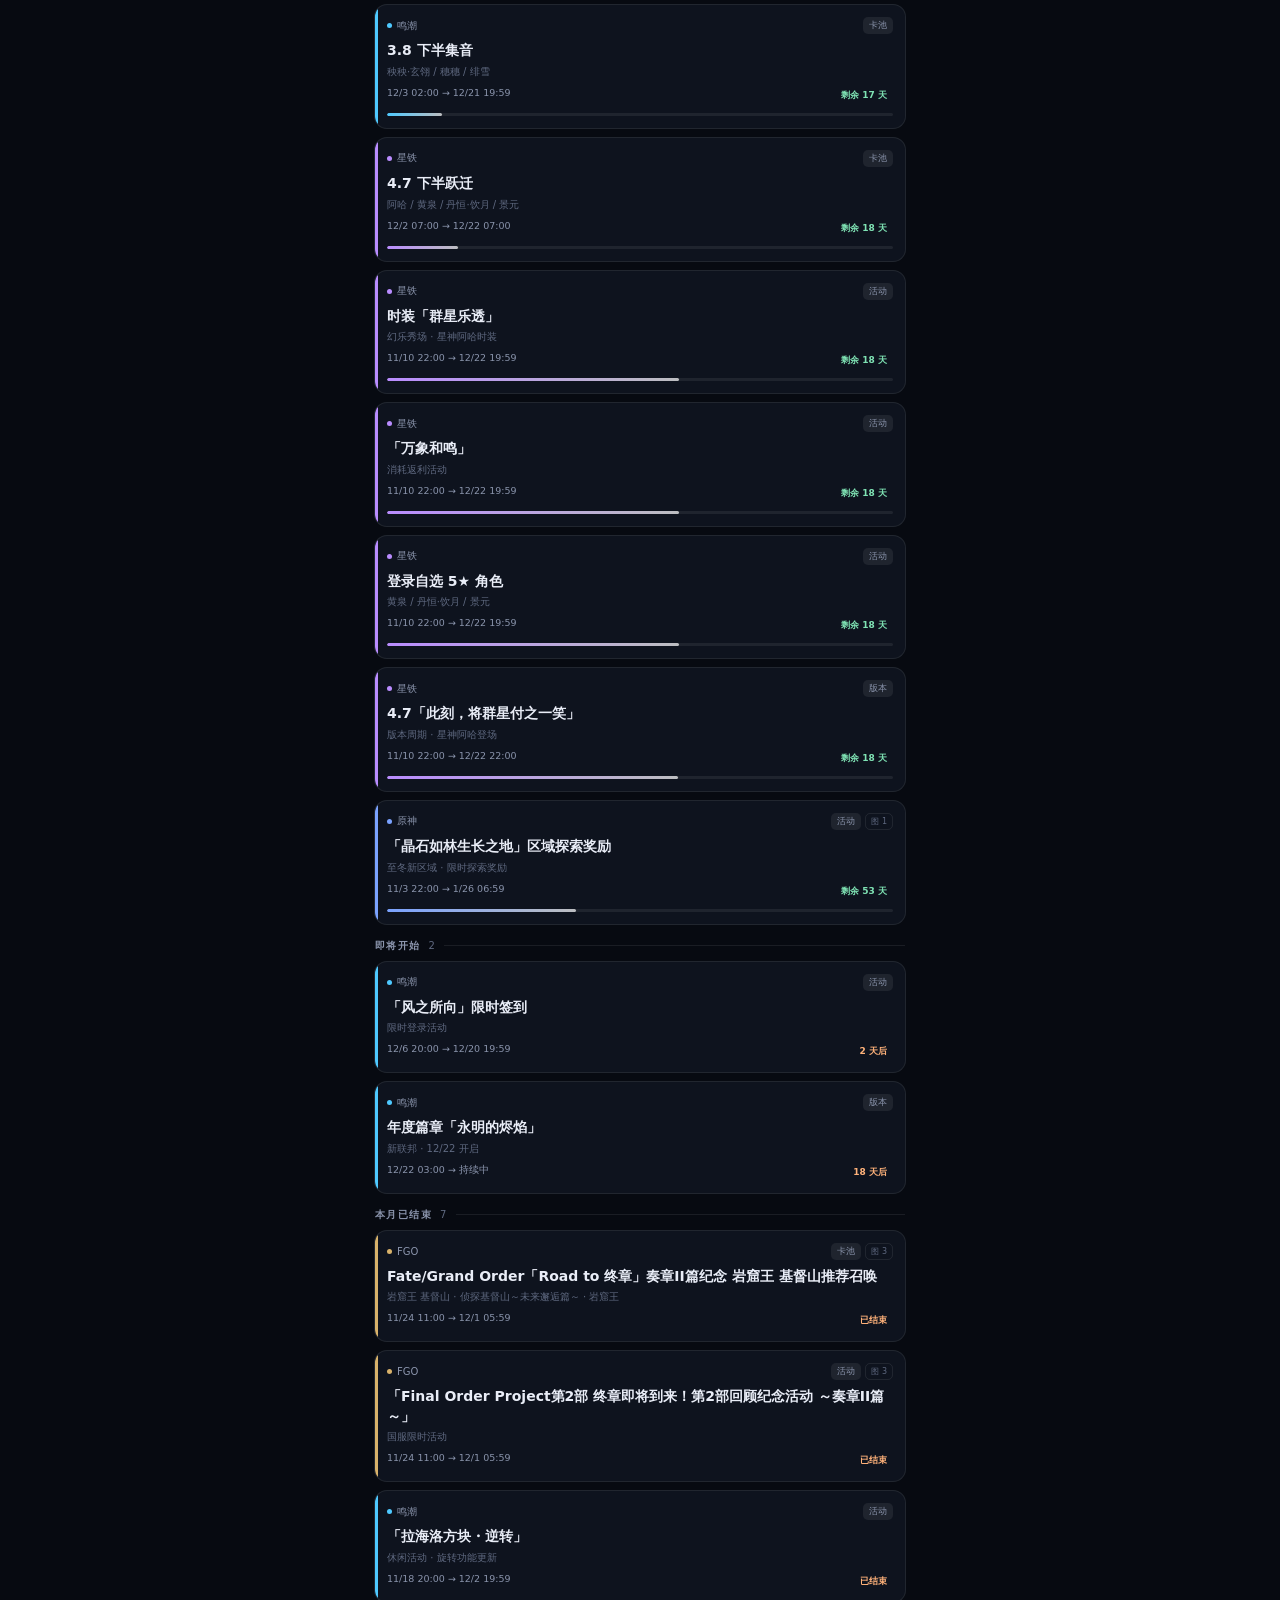
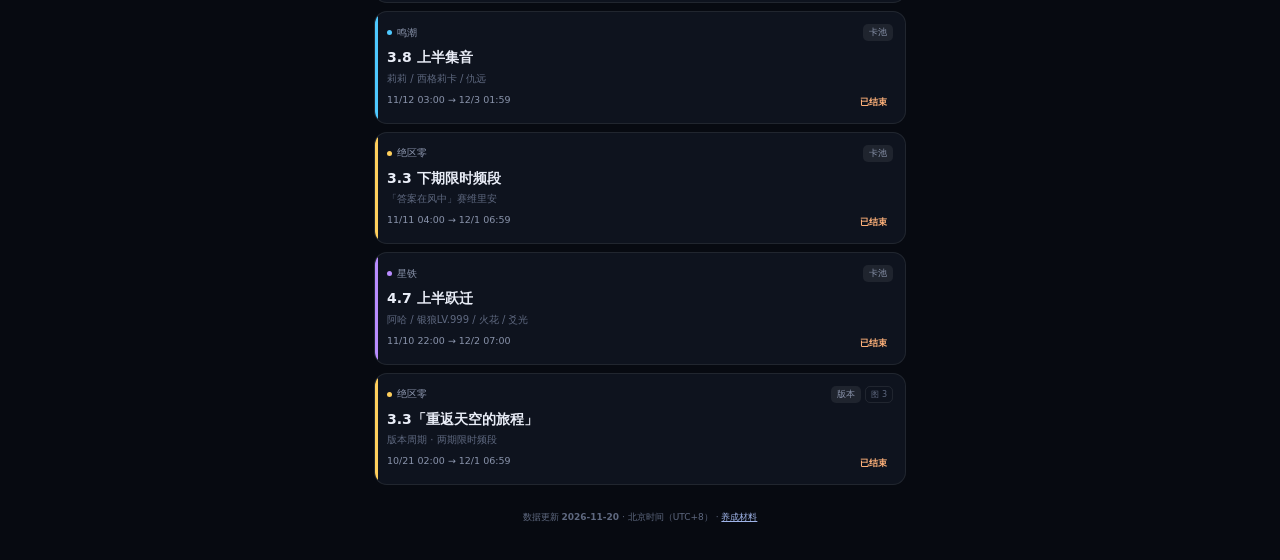
<file: web/calendar-mobile.html>
<!DOCTYPE html>
<html lang="zh-CN">
<head>
<meta charset="UTF-8">
<base href="/">
<meta name="viewport" content="width=device-width, initial-scale=1, viewport-fit=cover">
<meta name="theme-color" content="#070a11">
<title>游戏活动日历 · 移动版</title>
<link rel="stylesheet" href="/web/css/calendar-mobile.css">
</head>
<body>
<div class="h5">
  <header class="h5-top">
    <div>
      <h1>游戏活动日历</h1>
      <p>原神 · 星铁 · 绝区零 · 终末地 · 明日方舟 · 鸣潮</p>
    </div>
    <div class="h5-date" id="h5Date"></div>
  </header>

  <div class="month-strip" id="h5Months"></div>

  <div class="tabs" id="h5Tabs">
    <button data-tab="feed" class="on">日程</button>
    <button data-tab="lane">时间轴</button>
    <button data-tab="codes">兑换码</button>
  </div>

  <div class="filters" id="h5Games"></div>
  <div class="filters type-filters" id="h5Types"></div>

  <main id="h5Main"></main>

  <footer class="h5-foot">
    数据更新 <b id="h5Updated"></b> · 北京时间（UTC+8） ·
    <a href="/growth" style="color:#9fb4e8">养成材料</a>
  </footer>
</div>

<div class="sheet-backdrop" id="h5Backdrop"></div>
<section class="sheet" id="h5Sheet" role="dialog" aria-modal="true"></section>

<div class="h5-lightbox" id="h5Lightbox">
  <button class="lb-close" id="h5LbClose" aria-label="关闭">×</button>
  <img id="h5LbImg" alt="活动图">
  <a class="lb-open" id="h5LbOpen" target="_blank" rel="noopener">在新标签页查看原图 ↗</a>
</div>

<script src="/data.js"></script>
<script src="/web/js/calendar-mobile.js"></script>
</body>
</html>
</file>
<file: h5.css>
:root{
  --bg:#070a11;
  --panel:rgba(17,22,34,.82);
  --solid:#0f1420;
  --line:rgba(255,255,255,.08);
  --line-strong:rgba(255,255,255,.16);
  --text:#e9edf7;
  --muted:#8b95ad;
  --dim:#5f6980;
  --mt:#a48cff;
  --mt-soft:rgba(164,140,255,.16);
  --mt-faint:rgba(164,140,255,.05);
  --font:"Inter","PingFang SC","Microsoft YaHei","Noto Sans SC",system-ui,sans-serif;
  color-scheme:dark;
}
*{box-sizing:border-box}
html{-webkit-text-size-adjust:100%}
body{
  margin:0;min-height:100dvh;color:var(--text);font-family:var(--font);font-size:14px;
  background:
    radial-gradient(600px 300px at 15% -10%,var(--mt-soft),transparent 70%),
    radial-gradient(500px 260px at 95% 0%,rgba(78,201,255,.08),transparent 65%),
    var(--bg);
  background-attachment:fixed;
}
body.lock{overflow:hidden}
button{font-family:inherit}
::-webkit-scrollbar{width:6px;height:6px}
::-webkit-scrollbar-thumb{background:rgba(255,255,255,.14);border-radius:6px}
::-webkit-scrollbar-track{background:transparent}

.h5{max-width:560px;margin:0 auto;padding:18px 14px calc(34px + env(safe-area-inset-bottom))}
.h5-top{display:flex;align-items:flex-start;justify-content:space-between;gap:12px;margin-bottom:10px}
.h5-top h1{margin:0;font-size:21px;letter-spacing:.5px;line-height:1.3;
  background:linear-gradient(90deg,#fff,#b9c8ff 60%,#9ee6ff);-webkit-background-clip:text;background-clip:text;color:transparent}
.h5-top p{margin:4px 0 0;font-size:10px;color:var(--muted);line-height:1.6;letter-spacing:.2px}
.h5-date{flex:none;font-size:10px;color:var(--dim);text-align:right;line-height:1.8;padding-top:2px;font-variant-numeric:tabular-nums}

.month-strip{display:flex;gap:6px;overflow-x:auto;padding:6px 1px 10px;scrollbar-width:none}
.month-strip::-webkit-scrollbar{display:none}
.mstrip{
  flex:none;display:inline-flex;align-items:center;gap:5px;
  padding:7px 12px;border-radius:999px;border:1px solid var(--line);
  background:rgba(255,255,255,.03);color:var(--muted);font-size:11px;line-height:1;
  cursor:pointer;transition:.18s;white-space:nowrap;
}
.mstrip.on{background:var(--mc);border-color:transparent;color:#0a0d14;font-weight:700}
.mstrip-dot{width:4px;height:4px;border-radius:50%;background:var(--mc);opacity:.8}
.mstrip.on .mstrip-dot{background:#0a0d14;opacity:.55}

.tabs{display:flex;gap:3px;padding:3px;border:1px solid var(--line);border-radius:12px;background:rgba(0,0,0,.2)}
.tabs button{
  flex:1;border:0;background:transparent;color:var(--muted);font-size:12px;
  padding:9px 0;border-radius:9px;cursor:pointer;transition:.18s;
}
.tabs button.on{background:rgba(255,255,255,.09);color:#fff;font-weight:600}

.filters{display:flex;gap:6px;overflow-x:auto;padding:10px 1px 2px;scrollbar-width:none}
.filters::-webkit-scrollbar{display:none}
.type-filters{padding-top:6px;padding-bottom:4px}
.gchip{
  flex:none;display:inline-flex;align-items:center;gap:5px;
  padding:6px 10px;border-radius:999px;border:1px solid var(--line);
  background:rgba(255,255,255,.025);color:var(--muted);font-size:11px;line-height:1;
  cursor:pointer;transition:.18s;white-space:nowrap;
}
.gchip .dot{width:5px;height:5px;border-radius:50%;background:var(--c,#8aa7ff)}
.gchip.on{background:var(--c,#dfe6ff);color:#0a0d14;border-color:transparent;font-weight:600}
.gchip.on .dot{background:#0a0d14;opacity:.5}
.gchip.plain.on{background:#e9edf7;color:#0a0d14}
.gchip.plain .dot{display:none}

#h5Main{padding-top:8px;min-height:220px}
.section-title{display:flex;align-items:center;gap:8px;margin:14px 1px 8px;font-size:10px;letter-spacing:1.4px;color:var(--dim)}
.section-title b{color:var(--muted);font-weight:600}
.section-title::after{content:"";height:1px;flex:1;background:var(--line)}
.empty{padding:40px 12px;text-align:center;color:var(--dim);font-size:12px;line-height:1.9}

.ecard{
  display:block;width:100%;text-align:left;margin-bottom:8px;padding:12px;
  border:1px solid var(--line);border-radius:13px;background:var(--panel);
  color:var(--text);cursor:pointer;position:relative;overflow:hidden;
}
.ecard:active{transform:scale(.995)}
.ecard::before{content:"";position:absolute;left:0;top:0;bottom:0;width:3px;background:var(--c)}
.ecard .erow{display:flex;align-items:center;justify-content:space-between;gap:8px}
.ecard .tags{display:flex;align-items:center;gap:4px}
.img-chip{font-size:8px;color:var(--dim);border:1px solid var(--line);padding:2px 5px;border-radius:5px;white-space:nowrap}
.ecard .game{display:inline-flex;align-items:center;gap:5px;font-size:10px;color:var(--muted)}
.ecard .game i{width:5px;height:5px;border-radius:50%;background:var(--c)}
.ecard .type{font-size:9px;color:var(--muted);background:rgba(255,255,255,.07);padding:2px 6px;border-radius:5px}
.ecard h3{margin:7px 0 3px;font-size:14px;line-height:1.4;font-weight:600}
.ecard .sub{font-size:10px;color:var(--dim);margin-bottom:8px;line-height:1.5}
.ecard .meta{display:flex;justify-content:space-between;gap:8px;font-size:9.5px;color:var(--dim);font-variant-numeric:tabular-nums}
.ecard .meta b{font-weight:500;color:var(--muted)}
.ecard .status{color:#ffb27a;font-weight:600}
.ecard .status.live{color:#7fe3b4}
.ecard .progress{height:3px;border-radius:3px;background:rgba(255,255,255,.07);margin-top:9px;overflow:hidden}
.ecard .progress i{display:block;height:100%;border-radius:3px;background:linear-gradient(90deg,var(--c),rgba(255,255,255,.7))}
.ecard .progress.open i{width:100%;background:repeating-linear-gradient(90deg,var(--c) 0 5px,transparent 5px 10px);opacity:.7}

/* timeline */
.lane-top{display:flex;align-items:center;gap:8px;padding:8px 10px;margin-top:2px;
  border:1px solid var(--line);border-bottom:0;border-radius:12px 12px 0 0;background:rgba(0,0,0,.18)}
.lane-top span{font-size:9px;color:var(--dim);white-space:nowrap}
.lane-track-top{position:relative;flex:1;height:8px;border-radius:4px;background:rgba(255,255,255,.08);cursor:pointer;min-width:50px}
.lane-thumb{position:absolute;top:0;height:8px;border-radius:4px;background:var(--mt);opacity:.75;cursor:grab;touch-action:none}
.lane-thumb.dragging{opacity:1;cursor:grabbing}
.lane-scroll{overflow-x:auto;overflow-y:hidden;overscroll-behavior-x:contain;
  border:1px solid var(--line);border-radius:0 0 12px 12px;background:var(--panel);
  scrollbar-width:none;-ms-overflow-style:none;-webkit-overflow-scrolling:touch}
.lane-scroll::-webkit-scrollbar{display:none}
.lane-canvas{--label-w:70px;min-width:calc(var(--label-w) + var(--days) * 13px)}
.lane-head,.lane-row{display:grid;grid-template-columns:var(--label-w) 1fr}
.lane-head{border-bottom:1px solid var(--line);border-top:2px solid var(--mt);background:linear-gradient(180deg,var(--mt-soft),rgba(10,14,22,.55) 78%)}
.lane-head-label{position:sticky;left:0;z-index:6;display:flex;flex-direction:column;justify-content:center;gap:1px;
  padding:0 8px;border-right:1px solid var(--line);background:linear-gradient(90deg,var(--mt-soft),rgba(15,20,32,0) 80%),var(--solid)}
.lane-head-label b{font-size:10px;color:var(--mt)}
.lane-head-label small{font-size:8px;color:var(--dim)}
.lane-head-main{min-width:0}
.lane-months{display:grid;height:22px;border-bottom:1px solid var(--line)}
.lane-month-seg{display:flex;align-items:center;padding:0 4px;overflow:hidden;white-space:nowrap;
  font-size:8.5px;color:var(--mc);border-left:2px solid var(--mc)}
.lane-month-seg:first-child{border-left:0}
.lane-days{display:grid;height:21px}
.lane-days div{display:flex;align-items:center;justify-content:center;font-size:7.5px;color:var(--muted);
  border-left:1px solid rgba(255,255,255,.03);font-variant-numeric:tabular-nums}
.lane-days div.we{background:rgba(255,255,255,.025)}
.lane-days div.today{background:var(--mt-soft);color:#fff;font-weight:700}
.lane-days div.month-first{border-left:1px solid rgba(255,255,255,.16)}
.lane-row{border-bottom:1px solid var(--line)}
.lane-row:last-child{border-bottom:0}
.lane-label{position:sticky;left:0;z-index:5;display:flex;align-items:center;gap:5px;padding:0 8px;
  min-height:42px;border-right:1px solid var(--line);
  background:linear-gradient(90deg,var(--mt-soft),rgba(15,20,32,0) 80%),var(--solid)}
.lane-label i{width:3px;height:16px;border-radius:3px;background:var(--c);flex:none}
.lane-label b{font-size:10px;font-weight:600;line-height:1.25}
.lane-label small{display:block;font-size:8px;color:var(--dim);font-weight:400}
.lane-track{position:relative;min-height:42px;background-color:var(--mt-faint);
  background-image:var(--band),linear-gradient(to right,rgba(255,255,255,.04) 1px,transparent 1px);
  background-size:100% 100%,calc(100% / var(--n)) 100%;background-repeat:no-repeat,repeat}
.lane-bar{position:absolute;height:19px;border-radius:5px;display:flex;align-items:center;gap:3px;
  padding:0 5px;overflow:hidden;font-size:8.5px;white-space:nowrap;cursor:pointer;
  border:1px solid var(--c);background:var(--cbg);color:var(--text);touch-action:manipulation}
.lane-bar .txt{overflow:hidden;text-overflow:ellipsis}
.lane-bar.clip-l{border-top-left-radius:0;border-bottom-left-radius:0;border-left-style:dashed}
.lane-bar.clip-r{border-top-right-radius:0;border-bottom-right-radius:0;border-right-style:dashed}
.lane-today{position:absolute;top:0;bottom:0;width:1px;background:rgba(255,140,140,.55);pointer-events:none;z-index:1}
.lane-empty{position:absolute;inset:0;display:flex;align-items:center;justify-content:center;font-size:9px;color:var(--dim);pointer-events:none}
.lane-hint{margin:8px 2px 0;font-size:9px;color:var(--dim);line-height:1.7}

/* codes */
.code-card{border:1px solid var(--line);border-radius:12px;padding:11px 12px;background:var(--panel);margin-bottom:8px}
.code-top{display:flex;align-items:center;justify-content:space-between;gap:8px;font-size:9.5px;color:var(--dim)}
.code-top .game{display:inline-flex;align-items:center;gap:5px;color:var(--muted)}
.code-top .game i{width:5px;height:5px;border-radius:50%;background:var(--c)}
.status{font-size:9px;padding:2px 6px;border-radius:5px}
.status.ok{background:rgba(79,217,168,.14);color:#7fe3b4}
.status.off{background:rgba(255,255,255,.06);color:var(--dim)}
.code-line{display:flex;align-items:center;justify-content:space-between;gap:8px;margin:8px 0 4px;
  font-family:ui-monospace,Consolas,monospace;font-size:14px;color:#fff;word-break:break-all}
.copy{flex:none;border:1px solid var(--line);background:rgba(255,255,255,.05);color:var(--muted);
  font-size:10px;padding:4px 9px;border-radius:6px;cursor:pointer;font-family:var(--font)}
.copy.done{color:#7fe3b4;border-color:rgba(79,217,168,.4)}
.code-reward{font-size:9.5px;color:var(--dim);line-height:1.6}
.code-from{display:block;margin-top:2px;opacity:.7}

/* sheet */
.sheet-backdrop{position:fixed;inset:0;z-index:50;background:rgba(3,6,12,.66);backdrop-filter:blur(5px);
  opacity:0;pointer-events:none;transition:.22s}
.sheet-backdrop.open{opacity:1;pointer-events:auto}
.sheet{position:fixed;left:0;right:0;bottom:0;z-index:51;max-height:88dvh;overflow-y:auto;
  background:linear-gradient(180deg,#121826,#0d121c);border-radius:20px 20px 0 0;
  border-top:1px solid rgba(255,255,255,.1);padding:20px 16px calc(24px + env(safe-area-inset-bottom));
  transform:translateY(100%);transition:transform .28s cubic-bezier(.2,.8,.3,1)}
.sheet.open{transform:none}
.sheet-head{display:flex;align-items:flex-start;justify-content:space-between;gap:12px}
.sheet-close{flex:none;width:30px;height:30px;border-radius:8px;border:1px solid var(--line);
  background:rgba(255,255,255,.03);color:var(--muted);font-size:16px;cursor:pointer}
.sheet .eyebrow{display:flex;align-items:center;gap:7px;flex-wrap:wrap;margin-bottom:8px}
.gpill{display:inline-flex;align-items:center;gap:5px;padding:3px 9px;border-radius:999px;
  font-size:10px;color:var(--c);background:var(--cbg);border:1px solid var(--c);font-weight:600}
.gpill i{width:5px;height:5px;border-radius:50%;background:var(--c)}
.tbadge{font-size:9px;padding:2px 6px;border-radius:5px;background:rgba(255,255,255,.07);color:var(--muted)}
.sheet h2{margin:0 0 5px;font-size:19px;line-height:1.35}
.sheet .sub{font-size:11px;color:var(--muted);line-height:1.6}
.times{display:grid;grid-template-columns:1fr 1fr;gap:1px;margin:14px 0;background:var(--line);
  border:1px solid var(--line);border-radius:11px;overflow:hidden}
.times div{background:rgba(255,255,255,.028);padding:9px 10px}
.times label{display:block;font-size:8px;letter-spacing:1.2px;color:var(--dim);margin-bottom:3px}
.times b{font-size:11px;font-weight:500;font-variant-numeric:tabular-nums}
.section{display:flex;align-items:center;gap:8px;margin:15px 0 8px;font-size:9px;letter-spacing:1.4px;color:var(--dim)}
.section::after{content:"";height:1px;flex:1;background:var(--line)}
.bullets{margin:0;padding-left:16px;font-size:11.5px;color:var(--muted);line-height:1.9}
.bullets li::marker{color:var(--dim)}
.note{font-size:11.5px;color:var(--muted);line-height:1.8;background:rgba(255,255,255,.025);
  border-left:2px solid rgba(255,255,255,.12);padding:8px 10px;border-radius:0 7px 7px 0}
.bchips{display:flex;flex-wrap:wrap;gap:6px}
.bchip{padding:5px 8px;border-radius:7px;background:rgba(255,255,255,.05);border:1px solid var(--line);font-size:11px}
.bchip small{color:var(--dim);margin-left:4px;font-size:9px}
.sheet-images img{display:block;width:100%;border-radius:10px;border:1px solid var(--line);margin-bottom:7px;background:#0a0e17}
.sheet-code{margin-bottom:7px;padding:10px;border:1px solid var(--line);border-radius:10px;background:rgba(255,255,255,.022)}
.sheet-source{display:inline-block;margin-top:16px;font-size:10.5px;color:#9fb4e8;text-decoration:none;
  border-bottom:1px dashed rgba(159,180,232,.4);padding-bottom:1px}
.h5-foot{margin-top:24px;text-align:center;font-size:9px;color:var(--dim);line-height:1.8}

.h5-lightbox{position:fixed;inset:0;z-index:300;display:none;align-items:center;justify-content:center;flex-direction:column;gap:12px;padding:20px;background:rgba(3,6,12,.95);backdrop-filter:blur(6px)}
.h5-lightbox.open{display:flex}
.h5-lightbox img{max-width:94vw;max-height:80vh;border-radius:10px;background:#0a0e17;box-shadow:0 20px 80px rgba(0,0,0,.6)}
.lb-close{position:fixed;top:16px;right:16px;width:34px;height:34px;border-radius:8px;border:1px solid var(--line);background:rgba(255,255,255,.06);color:#fff;font-size:20px;line-height:1;cursor:pointer}
.lb-open{font-size:10.5px;color:#9fb4e8;text-decoration:none;border-bottom:1px dashed rgba(159,180,232,.4)}
body.lb-lock{overflow:hidden}

@media (min-width:640px){
  .h5{padding-top:28px}
  body{background:
    radial-gradient(900px 500px at 50% -10%,var(--mt-soft),transparent 65%),
    var(--bg);
  }
}
</file>
<file: web/css/calendar-mobile.css>
:root{
  --bg:#070a11;
  --panel:rgba(17,22,34,.82);
  --solid:#0f1420;
  --line:rgba(255,255,255,.08);
  --line-strong:rgba(255,255,255,.16);
  --text:#e9edf7;
  --muted:#8b95ad;
  --dim:#5f6980;
  --mt:#a48cff;
  --mt-soft:rgba(164,140,255,.16);
  --mt-faint:rgba(164,140,255,.05);
  --font:"Inter","PingFang SC","Microsoft YaHei","Noto Sans SC",system-ui,sans-serif;
  color-scheme:dark;
}
*{box-sizing:border-box}
html{-webkit-text-size-adjust:100%}
body{
  margin:0;min-height:100dvh;color:var(--text);font-family:var(--font);font-size:14px;
  background:
    radial-gradient(600px 300px at 15% -10%,var(--mt-soft),transparent 70%),
    radial-gradient(500px 260px at 95% 0%,rgba(78,201,255,.08),transparent 65%),
    var(--bg);
  background-attachment:fixed;
}
body.lock{overflow:hidden}
button{font-family:inherit}
::-webkit-scrollbar{width:6px;height:6px}
::-webkit-scrollbar-thumb{background:rgba(255,255,255,.14);border-radius:6px}
::-webkit-scrollbar-track{background:transparent}

.h5{max-width:560px;margin:0 auto;padding:18px 14px calc(34px + env(safe-area-inset-bottom))}
.h5-top{display:flex;align-items:flex-start;justify-content:space-between;gap:12px;margin-bottom:10px}
.h5-top h1{margin:0;font-size:21px;letter-spacing:.5px;line-height:1.3;
  background:linear-gradient(90deg,#fff,#b9c8ff 60%,#9ee6ff);-webkit-background-clip:text;background-clip:text;color:transparent}
.h5-top p{margin:4px 0 0;font-size:10px;color:var(--muted);line-height:1.6;letter-spacing:.2px}
.h5-date{flex:none;font-size:10px;color:var(--dim);text-align:right;line-height:1.8;padding-top:2px;font-variant-numeric:tabular-nums}

.month-strip{display:flex;gap:6px;overflow-x:auto;padding:6px 1px 10px;scrollbar-width:none}
.month-strip::-webkit-scrollbar{display:none}
.mstrip{
  flex:none;display:inline-flex;align-items:center;gap:5px;
  padding:7px 12px;border-radius:999px;border:1px solid var(--line);
  background:rgba(255,255,255,.03);color:var(--muted);font-size:11px;line-height:1;
  cursor:pointer;transition:.18s;white-space:nowrap;
}
.mstrip.on{background:var(--mc);border-color:transparent;color:#0a0d14;font-weight:700}
.mstrip-dot{width:4px;height:4px;border-radius:50%;background:var(--mc);opacity:.8}
.mstrip.on .mstrip-dot{background:#0a0d14;opacity:.55}

.tabs{display:flex;gap:3px;padding:3px;border:1px solid var(--line);border-radius:12px;background:rgba(0,0,0,.2)}
.tabs button{
  flex:1;border:0;background:transparent;color:var(--muted);font-size:12px;
  padding:9px 0;border-radius:9px;cursor:pointer;transition:.18s;
}
.tabs button.on{background:rgba(255,255,255,.09);color:#fff;font-weight:600}

.filters{display:flex;gap:6px;overflow-x:auto;padding:10px 1px 2px;scrollbar-width:none}
.filters::-webkit-scrollbar{display:none}
.type-filters{padding-top:6px;padding-bottom:4px}
.gchip{
  flex:none;display:inline-flex;align-items:center;gap:5px;
  padding:6px 10px;border-radius:999px;border:1px solid var(--line);
  background:rgba(255,255,255,.025);color:var(--muted);font-size:11px;line-height:1;
  cursor:pointer;transition:.18s;white-space:nowrap;
}
.gchip .dot{width:5px;height:5px;border-radius:50%;background:var(--c,#8aa7ff)}
.gchip.on{background:var(--c,#dfe6ff);color:#0a0d14;border-color:transparent;font-weight:600}
.gchip.on .dot{background:#0a0d14;opacity:.5}
.gchip.plain.on{background:#e9edf7;color:#0a0d14}
.gchip.plain .dot{display:none}

#h5Main{padding-top:8px;min-height:220px}
.section-title{display:flex;align-items:center;gap:8px;margin:14px 1px 8px;font-size:10px;letter-spacing:1.4px;color:var(--dim)}
.section-title b{color:var(--muted);font-weight:600}
.section-title::after{content:"";height:1px;flex:1;background:var(--line)}
.empty{padding:40px 12px;text-align:center;color:var(--dim);font-size:12px;line-height:1.9}

.ecard{
  display:block;width:100%;text-align:left;margin-bottom:8px;padding:12px;
  border:1px solid var(--line);border-radius:13px;background:var(--panel);
  color:var(--text);cursor:pointer;position:relative;overflow:hidden;
}
.ecard:active{transform:scale(.995)}
.ecard::before{content:"";position:absolute;left:0;top:0;bottom:0;width:3px;background:var(--c)}
.ecard .erow{display:flex;align-items:center;justify-content:space-between;gap:8px}
.ecard .tags{display:flex;align-items:center;gap:4px}
.img-chip{font-size:8px;color:var(--dim);border:1px solid var(--line);padding:2px 5px;border-radius:5px;white-space:nowrap}
.ecard .game{display:inline-flex;align-items:center;gap:5px;font-size:10px;color:var(--muted)}
.ecard .game i{width:5px;height:5px;border-radius:50%;background:var(--c)}
.ecard .type{font-size:9px;color:var(--muted);background:rgba(255,255,255,.07);padding:2px 6px;border-radius:5px}
.ecard h3{margin:7px 0 3px;font-size:14px;line-height:1.4;font-weight:600}
.ecard .sub{font-size:10px;color:var(--dim);margin-bottom:8px;line-height:1.5}
.ecard .meta{display:flex;justify-content:space-between;gap:8px;font-size:9.5px;color:var(--dim);font-variant-numeric:tabular-nums}
.ecard .meta b{font-weight:500;color:var(--muted)}
.ecard .status{color:#ffb27a;font-weight:600}
.ecard .status.live{color:#7fe3b4}
.ecard .progress{height:3px;border-radius:3px;background:rgba(255,255,255,.07);margin-top:9px;overflow:hidden}
.ecard .progress i{display:block;height:100%;border-radius:3px;background:linear-gradient(90deg,var(--c),rgba(255,255,255,.7))}
.ecard .progress.open i{width:100%;background:repeating-linear-gradient(90deg,var(--c) 0 5px,transparent 5px 10px);opacity:.7}

/* timeline */
.lane-top{display:flex;align-items:center;gap:8px;padding:8px 10px;margin-top:2px;
  border:1px solid var(--line);border-bottom:0;border-radius:12px 12px 0 0;background:rgba(0,0,0,.18)}
.lane-top span{font-size:9px;color:var(--dim);white-space:nowrap}
.lane-track-top{position:relative;flex:1;height:8px;border-radius:4px;background:rgba(255,255,255,.08);cursor:pointer;min-width:50px}
.lane-thumb{position:absolute;top:0;height:8px;border-radius:4px;background:var(--mt);opacity:.75;cursor:grab;touch-action:none}
.lane-thumb.dragging{opacity:1;cursor:grabbing}
.lane-scroll{overflow-x:auto;overflow-y:hidden;overscroll-behavior-x:contain;
  border:1px solid var(--line);border-radius:0 0 12px 12px;background:var(--panel);
  scrollbar-width:none;-ms-overflow-style:none;-webkit-overflow-scrolling:touch}
.lane-scroll::-webkit-scrollbar{display:none}
.lane-canvas{--label-w:70px;min-width:calc(var(--label-w) + var(--days) * 13px)}
.lane-head,.lane-row{display:grid;grid-template-columns:var(--label-w) 1fr}
.lane-head{border-bottom:1px solid var(--line);border-top:2px solid var(--mt);background:linear-gradient(180deg,var(--mt-soft),rgba(10,14,22,.55) 78%)}
.lane-head-label{position:sticky;left:0;z-index:6;display:flex;flex-direction:column;justify-content:center;gap:1px;
  padding:0 8px;border-right:1px solid var(--line);background:linear-gradient(90deg,var(--mt-soft),rgba(15,20,32,0) 80%),var(--solid)}
.lane-head-label b{font-size:10px;color:var(--mt)}
.lane-head-label small{font-size:8px;color:var(--dim)}
.lane-head-main{min-width:0}
.lane-months{display:grid;height:22px;border-bottom:1px solid var(--line)}
.lane-month-seg{display:flex;align-items:center;padding:0 4px;overflow:hidden;white-space:nowrap;
  font-size:8.5px;color:var(--mc);border-left:2px solid var(--mc)}
.lane-month-seg:first-child{border-left:0}
.lane-days{display:grid;height:21px}
.lane-days div{display:flex;align-items:center;justify-content:center;font-size:7.5px;color:var(--muted);
  border-left:1px solid rgba(255,255,255,.03);font-variant-numeric:tabular-nums}
.lane-days div.we{background:rgba(255,255,255,.025)}
.lane-days div.today{background:var(--mt-soft);color:#fff;font-weight:700}
.lane-days div.month-first{border-left:1px solid rgba(255,255,255,.16)}
.lane-row{border-bottom:1px solid var(--line)}
.lane-row:last-child{border-bottom:0}
.lane-label{position:sticky;left:0;z-index:5;display:flex;align-items:center;gap:5px;padding:0 8px;
  min-height:42px;border-right:1px solid var(--line);
  background:linear-gradient(90deg,var(--mt-soft),rgba(15,20,32,0) 80%),var(--solid)}
.lane-label i{width:3px;height:16px;border-radius:3px;background:var(--c);flex:none}
.lane-label b{font-size:10px;font-weight:600;line-height:1.25}
.lane-label small{display:block;font-size:8px;color:var(--dim);font-weight:400}
.lane-track{position:relative;min-height:42px;background-color:var(--mt-faint);
  background-image:var(--band),linear-gradient(to right,rgba(255,255,255,.04) 1px,transparent 1px);
  background-size:100% 100%,calc(100% / var(--n)) 100%;background-repeat:no-repeat,repeat}
.lane-bar{position:absolute;height:19px;border-radius:5px;display:flex;align-items:center;gap:3px;
  padding:0 5px;overflow:hidden;font-size:8.5px;white-space:nowrap;cursor:pointer;
  border:1px solid var(--c);background:var(--cbg);color:var(--text);touch-action:manipulation}
.lane-bar .txt{overflow:hidden;text-overflow:ellipsis}
.lane-bar.clip-l{border-top-left-radius:0;border-bottom-left-radius:0;border-left-style:dashed}
.lane-bar.clip-r{border-top-right-radius:0;border-bottom-right-radius:0;border-right-style:dashed}
.lane-today{position:absolute;top:0;bottom:0;width:1px;background:rgba(255,140,140,.55);pointer-events:none;z-index:1}
.lane-empty{position:absolute;inset:0;display:flex;align-items:center;justify-content:center;font-size:9px;color:var(--dim);pointer-events:none}
.lane-hint{margin:8px 2px 0;font-size:9px;color:var(--dim);line-height:1.7}

/* codes */
.code-card{border:1px solid var(--line);border-radius:12px;padding:11px 12px;background:var(--panel);margin-bottom:8px}
.code-top{display:flex;align-items:center;justify-content:space-between;gap:8px;font-size:9.5px;color:var(--dim)}
.code-top .game{display:inline-flex;align-items:center;gap:5px;color:var(--muted)}
.code-top .game i{width:5px;height:5px;border-radius:50%;background:var(--c)}
.status{font-size:9px;padding:2px 6px;border-radius:5px}
.status.ok{background:rgba(79,217,168,.14);color:#7fe3b4}
.status.off{background:rgba(255,255,255,.06);color:var(--dim)}
.code-line{display:flex;align-items:center;justify-content:space-between;gap:8px;margin:8px 0 4px;
  font-family:ui-monospace,Consolas,monospace;font-size:14px;color:#fff;word-break:break-all}
.copy{flex:none;border:1px solid var(--line);background:rgba(255,255,255,.05);color:var(--muted);
  font-size:10px;padding:4px 9px;border-radius:6px;cursor:pointer;font-family:var(--font)}
.copy.done{color:#7fe3b4;border-color:rgba(79,217,168,.4)}
.code-reward{font-size:9.5px;color:var(--dim);line-height:1.6}
.code-from{display:block;margin-top:2px;opacity:.7}

/* sheet */
.sheet-backdrop{position:fixed;inset:0;z-index:50;background:rgba(3,6,12,.66);backdrop-filter:blur(5px);
  opacity:0;pointer-events:none;transition:.22s}
.sheet-backdrop.open{opacity:1;pointer-events:auto}
.sheet{position:fixed;left:0;right:0;bottom:0;z-index:51;max-height:88dvh;overflow-y:auto;
  background:linear-gradient(180deg,#121826,#0d121c);border-radius:20px 20px 0 0;
  border-top:1px solid rgba(255,255,255,.1);padding:20px 16px calc(24px + env(safe-area-inset-bottom));
  transform:translateY(100%);transition:transform .28s cubic-bezier(.2,.8,.3,1)}
.sheet.open{transform:none}
.sheet-head{display:flex;align-items:flex-start;justify-content:space-between;gap:12px}
.sheet-close{flex:none;width:30px;height:30px;border-radius:8px;border:1px solid var(--line);
  background:rgba(255,255,255,.03);color:var(--muted);font-size:16px;cursor:pointer}
.sheet .eyebrow{display:flex;align-items:center;gap:7px;flex-wrap:wrap;margin-bottom:8px}
.gpill{display:inline-flex;align-items:center;gap:5px;padding:3px 9px;border-radius:999px;
  font-size:10px;color:var(--c);background:var(--cbg);border:1px solid var(--c);font-weight:600}
.gpill i{width:5px;height:5px;border-radius:50%;background:var(--c)}
.tbadge{font-size:9px;padding:2px 6px;border-radius:5px;background:rgba(255,255,255,.07);color:var(--muted)}
.sheet h2{margin:0 0 5px;font-size:19px;line-height:1.35}
.sheet .sub{font-size:11px;color:var(--muted);line-height:1.6}
.times{display:grid;grid-template-columns:1fr 1fr;gap:1px;margin:14px 0;background:var(--line);
  border:1px solid var(--line);border-radius:11px;overflow:hidden}
.times div{background:rgba(255,255,255,.028);padding:9px 10px}
.times label{display:block;font-size:8px;letter-spacing:1.2px;color:var(--dim);margin-bottom:3px}
.times b{font-size:11px;font-weight:500;font-variant-numeric:tabular-nums}
.section{display:flex;align-items:center;gap:8px;margin:15px 0 8px;font-size:9px;letter-spacing:1.4px;color:var(--dim)}
.section::after{content:"";height:1px;flex:1;background:var(--line)}
.bullets{margin:0;padding-left:16px;font-size:11.5px;color:var(--muted);line-height:1.9}
.bullets li::marker{color:var(--dim)}
.note{font-size:11.5px;color:var(--muted);line-height:1.8;background:rgba(255,255,255,.025);
  border-left:2px solid rgba(255,255,255,.12);padding:8px 10px;border-radius:0 7px 7px 0}
.bchips{display:flex;flex-wrap:wrap;gap:6px}
.bchip{padding:5px 8px;border-radius:7px;background:rgba(255,255,255,.05);border:1px solid var(--line);font-size:11px}
.bchip small{color:var(--dim);margin-left:4px;font-size:9px}
.sheet-images img{display:block;width:100%;border-radius:10px;border:1px solid var(--line);margin-bottom:7px;background:#0a0e17}
.sheet-code{margin-bottom:7px;padding:10px;border:1px solid var(--line);border-radius:10px;background:rgba(255,255,255,.022)}
.sheet-source{display:inline-block;margin-top:16px;font-size:10.5px;color:#9fb4e8;text-decoration:none;
  border-bottom:1px dashed rgba(159,180,232,.4);padding-bottom:1px}
.h5-foot{margin-top:24px;text-align:center;font-size:9px;color:var(--dim);line-height:1.8}

.h5-lightbox{position:fixed;inset:0;z-index:300;display:none;align-items:center;justify-content:center;flex-direction:column;gap:12px;padding:20px;background:rgba(3,6,12,.95);backdrop-filter:blur(6px)}
.h5-lightbox.open{display:flex}
.h5-lightbox img{max-width:94vw;max-height:80vh;border-radius:10px;background:#0a0e17;box-shadow:0 20px 80px rgba(0,0,0,.6)}
.lb-close{position:fixed;top:16px;right:16px;width:34px;height:34px;border-radius:8px;border:1px solid var(--line);background:rgba(255,255,255,.06);color:#fff;font-size:20px;line-height:1;cursor:pointer}
.lb-open{font-size:10.5px;color:#9fb4e8;text-decoration:none;border-bottom:1px dashed rgba(159,180,232,.4)}
body.lb-lock{overflow:hidden}

@media (min-width:640px){
  .h5{padding-top:28px}
  body{background:
    radial-gradient(900px 500px at 50% -10%,var(--mt-soft),transparent 65%),
    var(--bg);
  }
}
</file>
